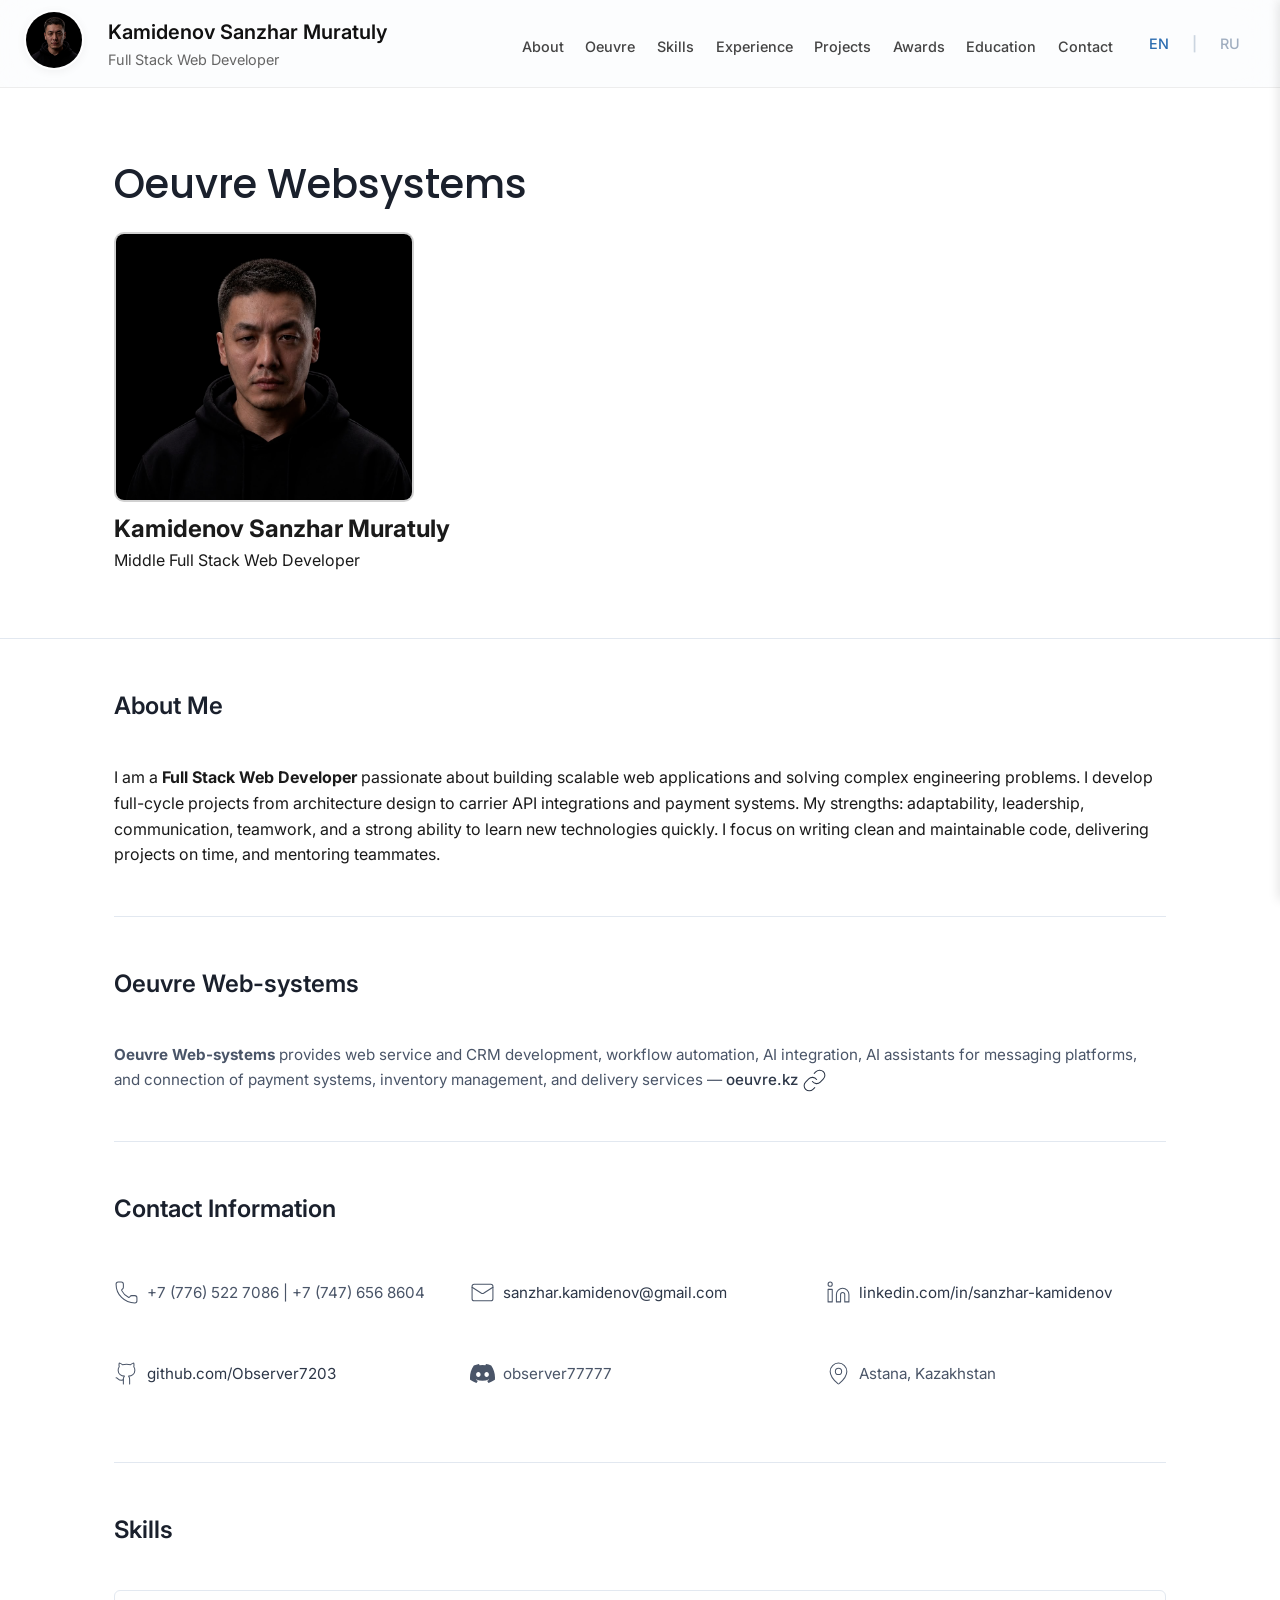
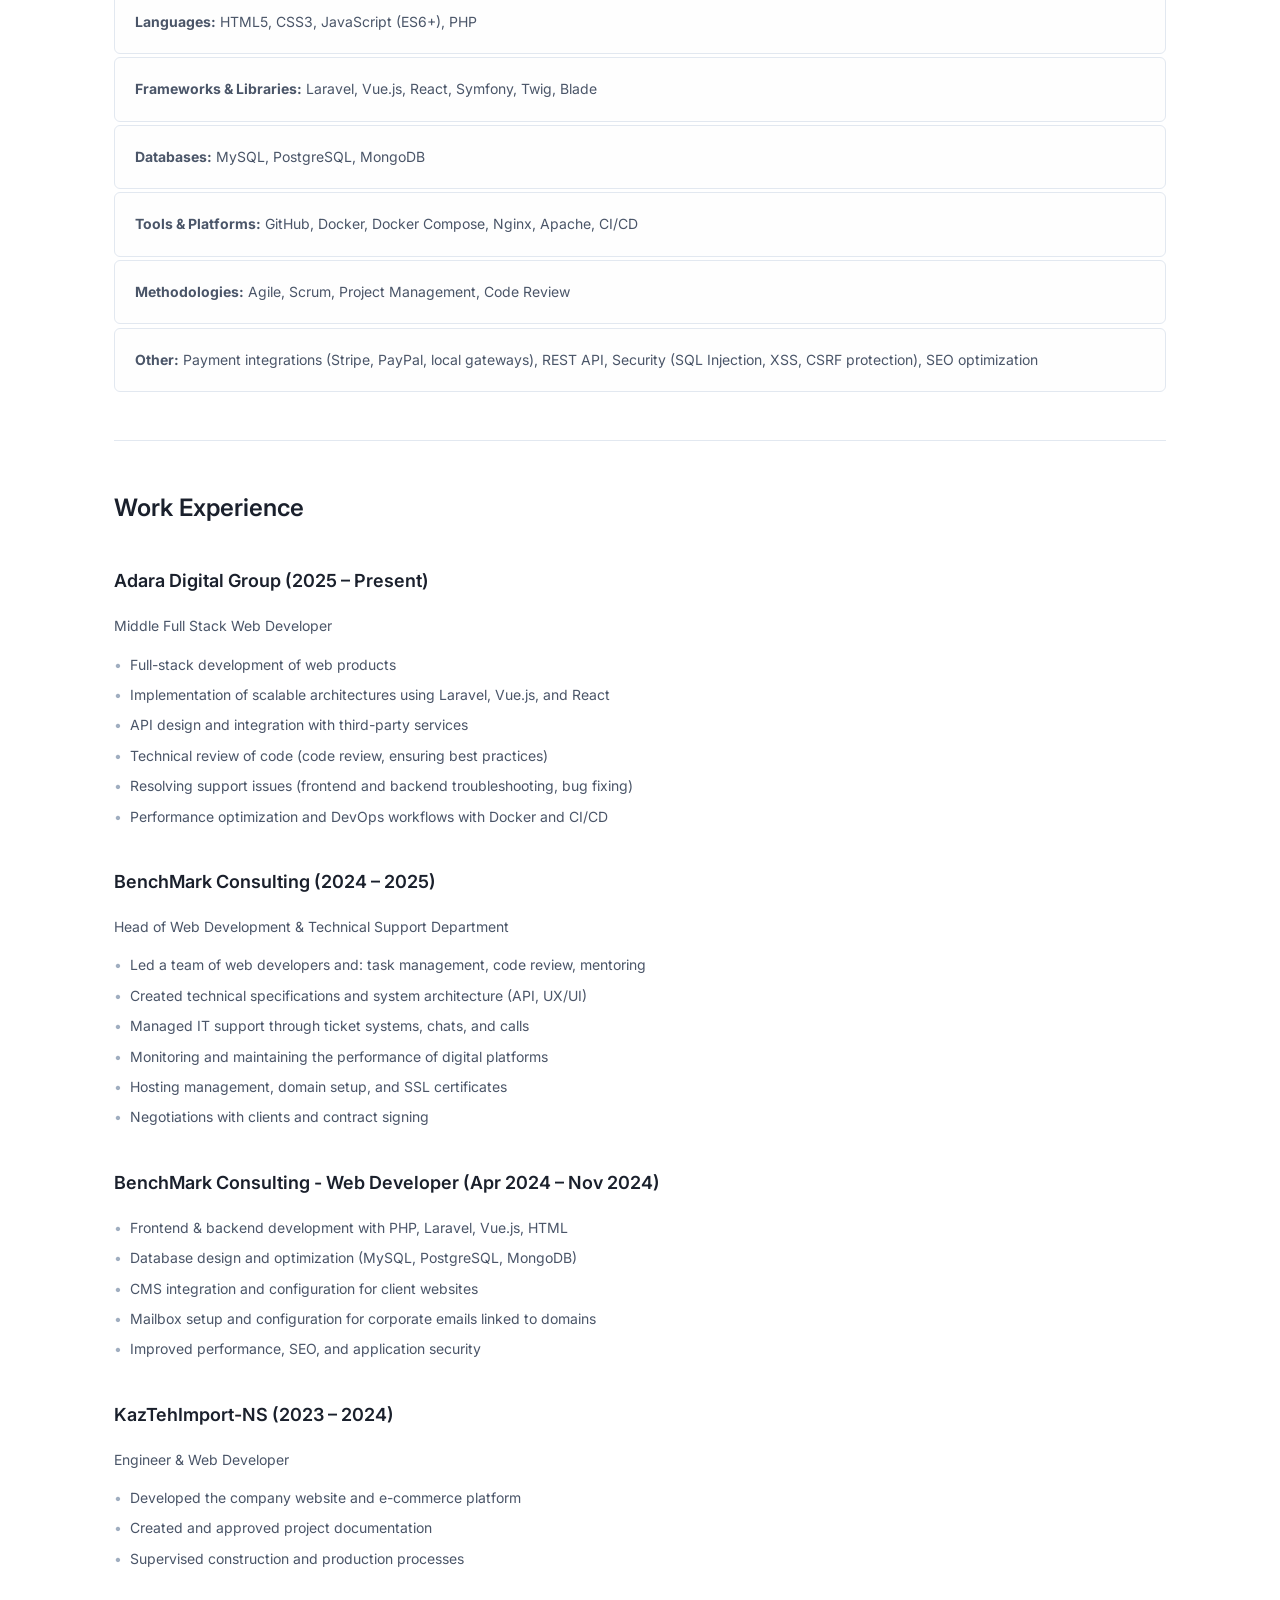
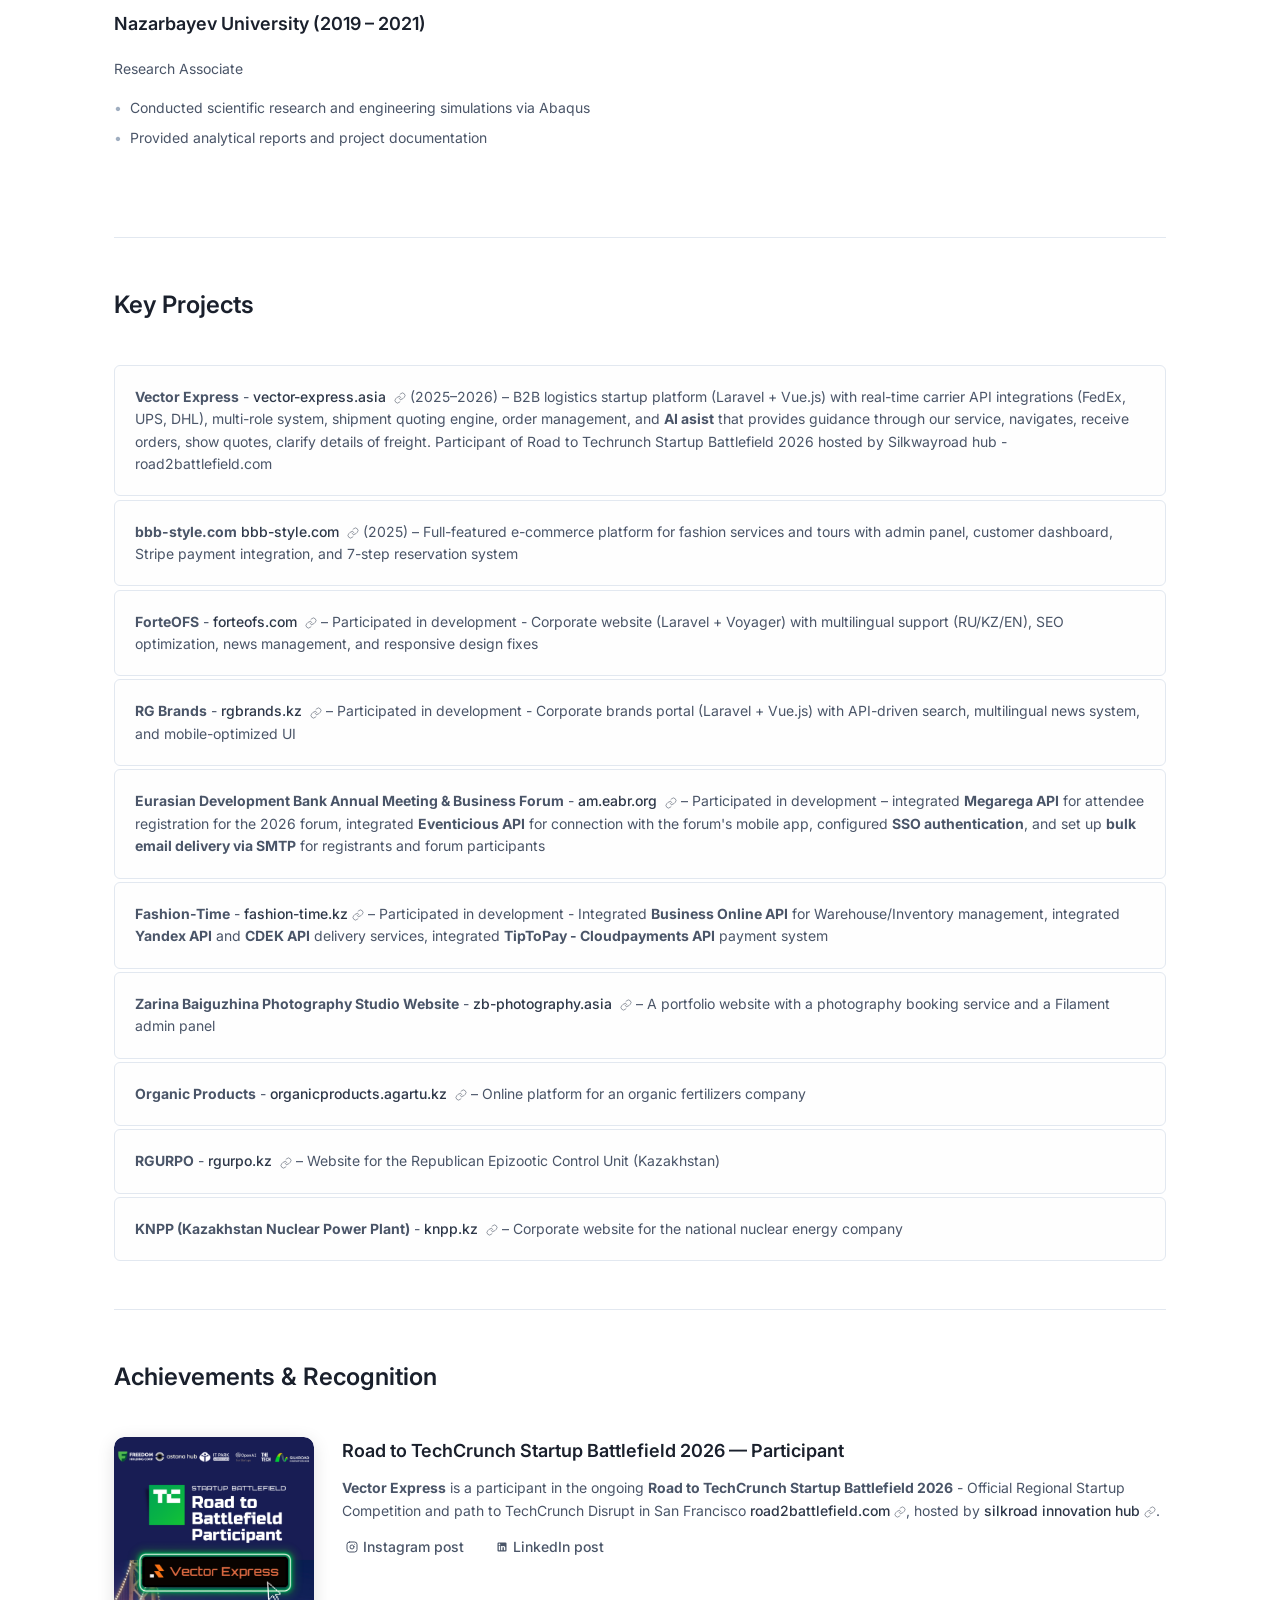
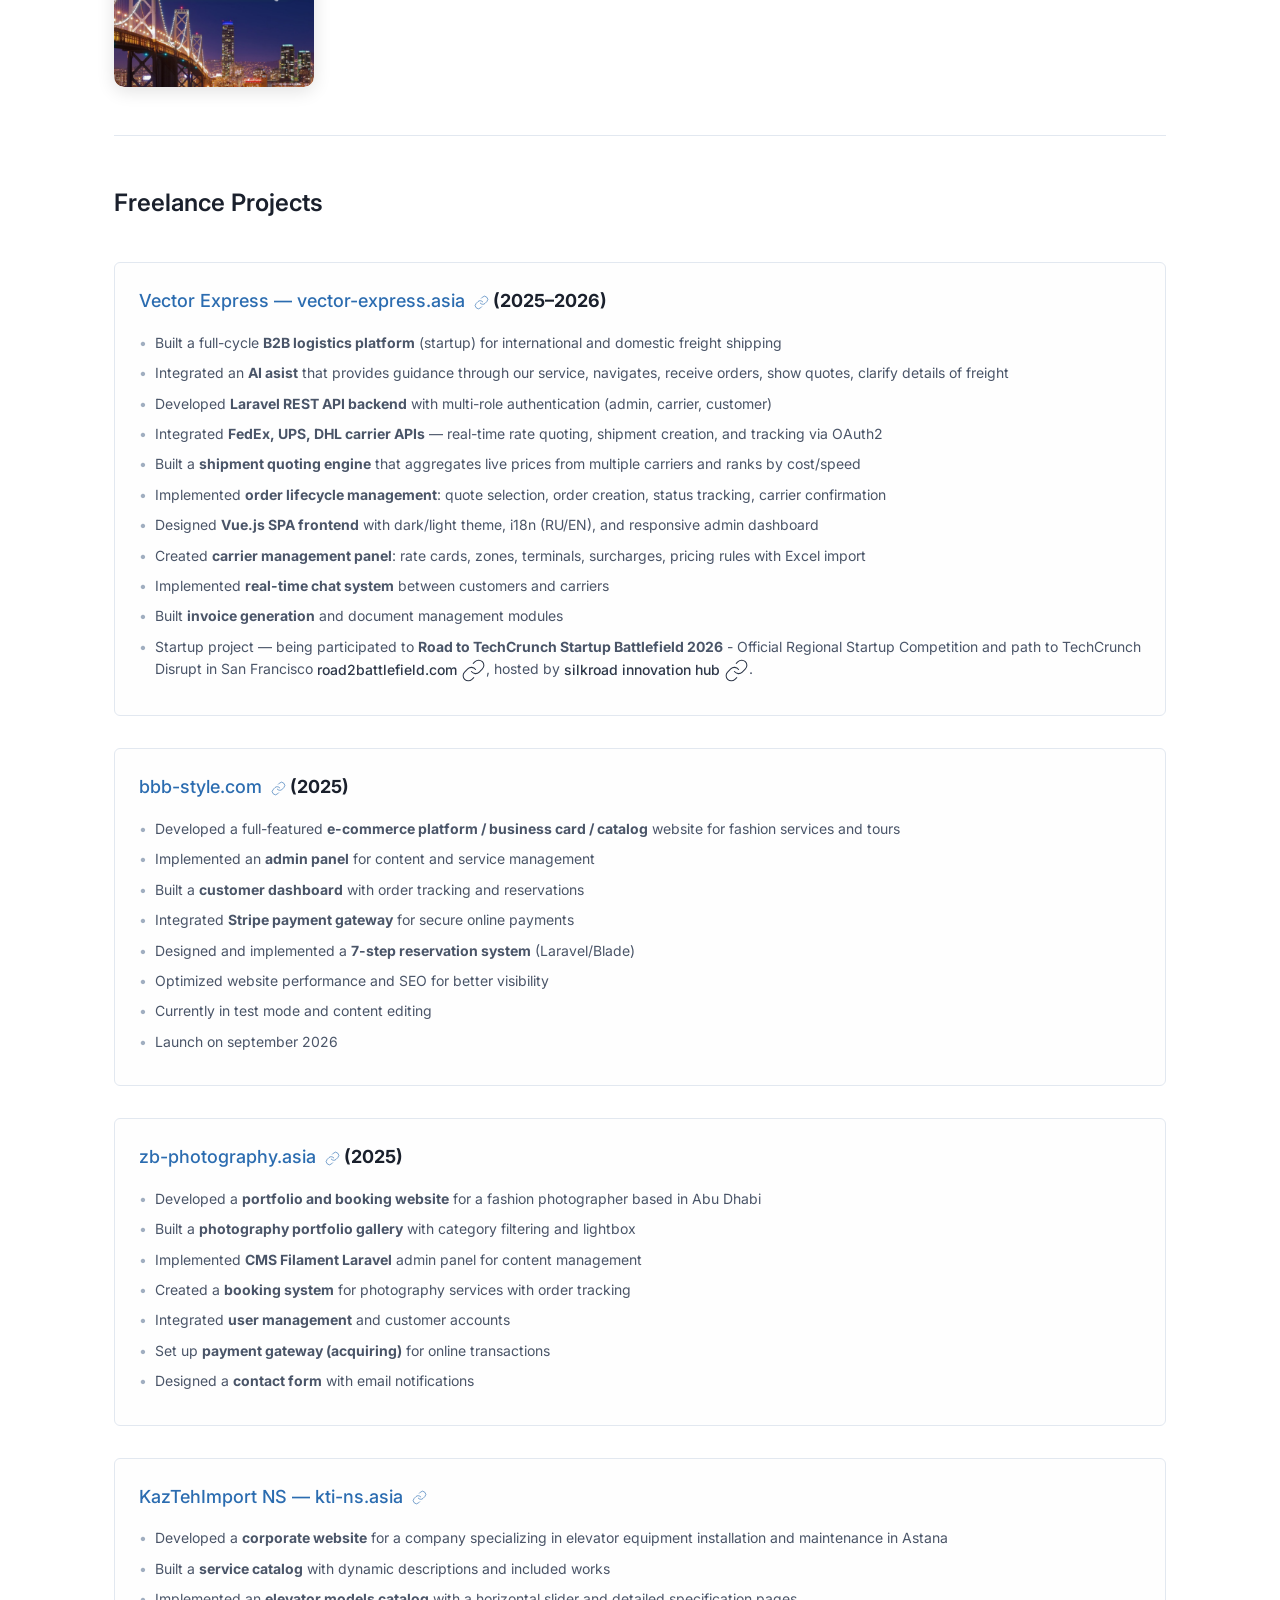
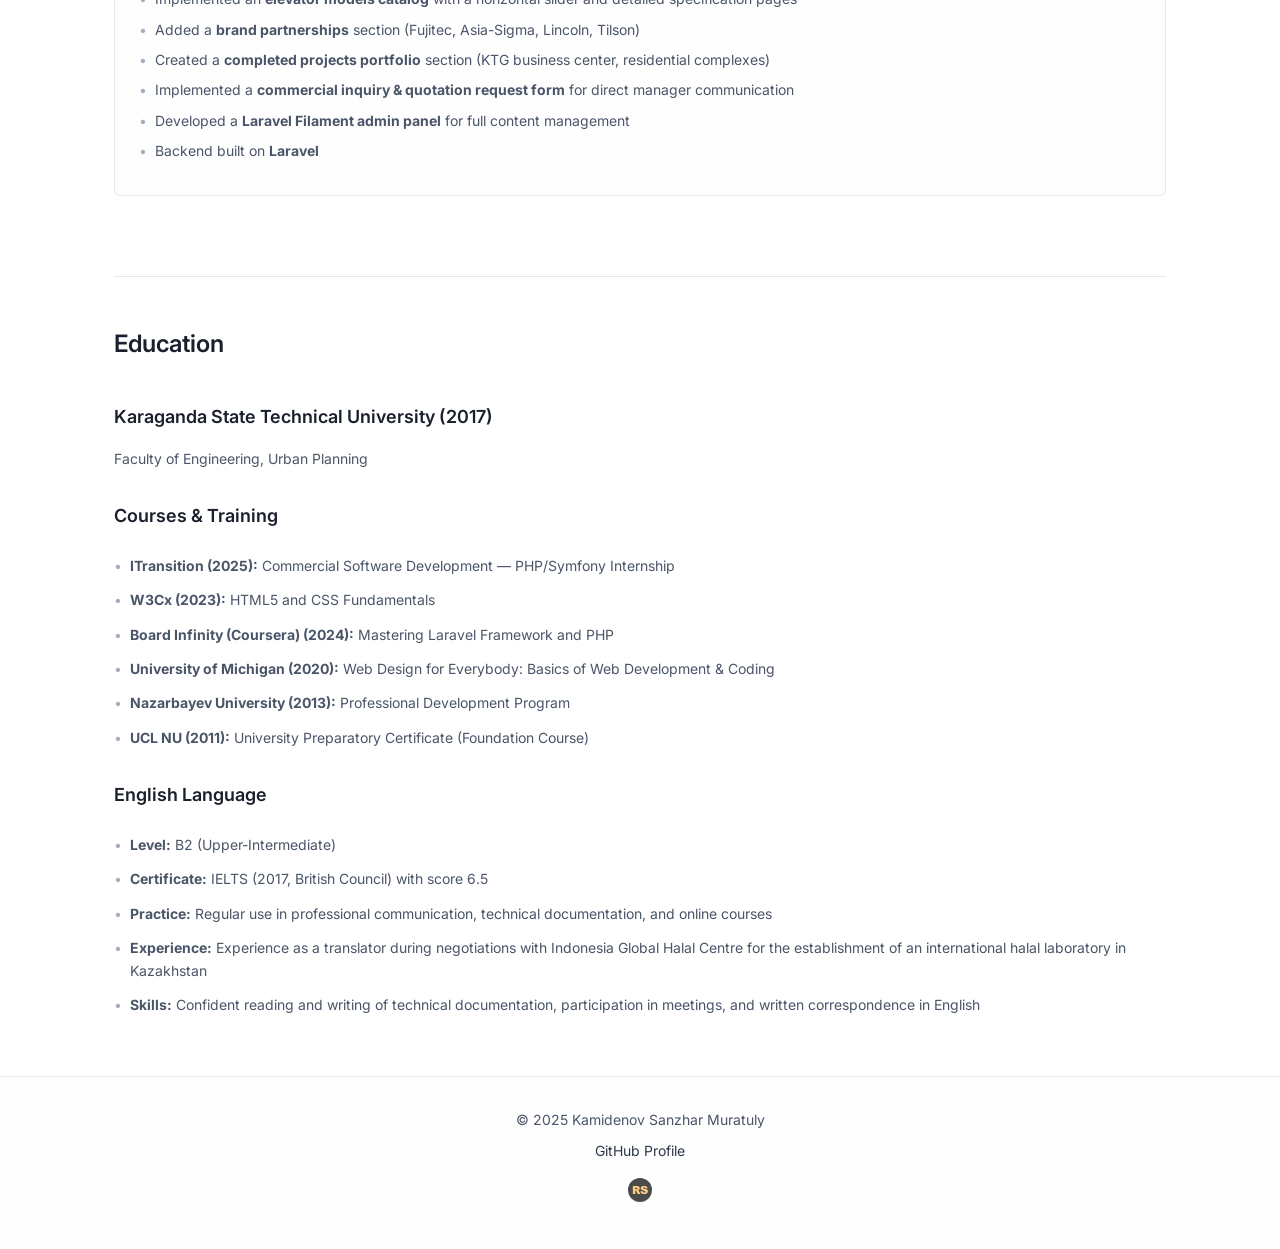
<file: index.html>
<!DOCTYPE html>
<html lang="en">
<head>
    <meta charset="UTF-8">
    <meta name="viewport" content="width=device-width, initial-scale=1.0">
    <title>Oeuvre Web-systems - Kamidenov Sanzhar</title>
    <link rel="stylesheet" href="style.css">
    <link rel="preconnect" href="https://fonts.googleapis.com">
<link rel="preconnect" href="https://fonts.gstatic.com" crossorigin>
<link href="https://fonts.googleapis.com/css2?family=Abril+Fatface&family=Exo+2:ital,wght@0,100..900;1,100..900&family=Exo:ital,wght@0,100..900;1,100..900&family=IBM+Plex+Mono:ital,wght@0,100;0,200;0,300;0,400;0,500;0,600;0,700;1,100;1,200;1,300;1,400;1,500;1,600;1,700&family=Inter:ital,opsz,wght@0,14..32,100..900;1,14..32,100..900&family=League+Spartan:wght@100..900&family=Manrope:wght@200..800&family=Mulish:ital,wght@0,200..1000;1,200..1000&family=Poppins:ital,wght@0,100;0,200;0,300;0,400;0,500;0,600;0,700;0,800;0,900;1,100;1,200;1,300;1,400;1,500;1,600;1,700;1,800;1,900&family=Roboto:ital,wght@0,100;0,300;0,400;0,500;0,700;0,900;1,100;1,300;1,400;1,500;1,700;1,900&family=Rubik:ital,wght@0,300..900;1,300..900&family=Sanchez:ital@0;1&display=swap" rel="stylesheet">
</head>
<body>
    <header>
        <div class="container header-bar">
            <div class="header-content">
                <div class="photo-section">
                    <img src="assets/oeuvre-logo.png" alt="Kamidenov Sanzhar Muratuly - Full Stack Web Developer" class="profile-photo">
                </div>
                <div class="header-info">
                    <h1>Kamidenov Sanzhar Muratuly</h1>
                    <p class="title">Full Stack Web Developer</p>
                </div>
            </div>
            <nav>
                <ul class="nav-links">
                    <li><a href="#about">About</a></li>
                    <li><a href="#studio">Oeuvre</a></li>
                    <li><a href="#skills">Skills</a></li>
                    <li><a href="#experience">Experience</a></li>
                    <li><a href="#projects">Projects</a></li>
                    <li><a href="#achievements">Awards</a></li>
                    <li><a href="#education">Education</a></li>
                    <li><a href="#contact">Contact</a></li>
                </ul>
                <div class="lang-switch" style="display:inline-flex;align-items:center;gap:7px;margin-left:12px;font-size:0.9rem;font-weight:600;">
                  <a href="index.html" style="color:#2b6cb0;text-decoration:none;">EN</a>
                  <span style="color:#cbd5e0;">|</span>
                  <a href="ru.html" style="color:#a0aec0;text-decoration:none;">RU</a>
                </div>
                <button class="menu-toggle" aria-label="Open menu">☰</button>
            </nav>
        </div>
    </header>

    <aside class="mobile-menu">
        <button class="close-menu" aria-label="Close menu">×</button>
        <ul>
          <li><a href="#about">About</a></li>
          <li><a href="#studio">Oeuvre</a></li>
          <li><a href="#skills">Skills</a></li>
          <li><a href="#experience">Experience</a></li>
          <li><a href="#projects">Projects</a></li>
          <li><a href="#achievements">Awards</a></li>
          <li><a href="#education">Education</a></li>
          <li><a href="#contact">Contact</a></li>
        </ul>
        <div class="mobile-lang" style="display:flex;gap:10px;justify-content:center;margin-top:14px;font-weight:600;">
          <a href="index.html" style="color:#2b6cb0;text-decoration:none;">EN</a>
          <span style="color:#cbd5e0;">|</span>
          <a href="ru.html" style="color:#a0aec0;text-decoration:none;">RU</a>
        </div>
      </aside>

    <main>

          <!-- Hero Section -->
        <section class="hero">
            <div class="container hero-content">
            <h1 class="cv-title" style="font-family: 'Poppins', sans-serif;">Oeuvre Websystems</h1>
            <img src="assets/oeuvre-logo.png" alt="Kamidenov Sanzhar" class="hero-photo">
            <h2 class="hero-name">Kamidenov Sanzhar Muratuly</h2>
            <p class="hero-role">Middle Full Stack Web Developer</p>
            </div>
        </section>

        <div class="container">
            <section id="about" class="section">
                <h2>About Me</h2>
                <p>I am a <strong>Full Stack Web Developer</strong> passionate about building scalable web applications and solving complex engineering problems. I develop full-cycle projects from architecture design to carrier API integrations and payment systems. My strengths: adaptability, leadership, communication, teamwork, and a strong ability to learn new technologies quickly. I focus on writing clean and maintainable code, delivering projects on time, and mentoring teammates.</p>
            </section>

            <section id="studio" class="section">
                <h2>Oeuvre Web-systems</h2>
                <p style="color:#4a5568;font-size:0.95rem;line-height:1.6;"><strong style="color:#4a5568;font-weight:700;">Oeuvre Web-systems</strong> provides web service and CRM development, workflow automation, AI integration, AI assistants for messaging platforms, and connection of payment systems, inventory management, and delivery services — <a href="https://oeuvre.kz" target="_blank" rel="noopener" style="color:#2d3748;text-decoration:none;font-weight:500;">oeuvre.kz<svg xmlns="http://www.w3.org/2000/svg" width="12" height="12" viewBox="0 0 24 24" fill="none" stroke="currentColor" stroke-width="1" stroke-linecap="round" stroke-linejoin="round" class="lucide lucide-link-icon lucide-link" style="margin-left:4px;vertical-align:middle;"><path d="M10 13a5 5 0 0 0 7.54.54l3-3a5 5 0 0 0-7.07-7.07l-1.72 1.71"/><path d="M14 11a5 5 0 0 0-7.54-.54l-3 3a5 5 0 0 0 7.07 7.07l1.71-1.71"/></svg></a></p>
            </section>

            <section id="contact" class="section">
                <h2>Contact Information</h2>
                <ul class="contact-list">
                  <li>
                    <!-- Phone -->
                    <svg xmlns="http://www.w3.org/2000/svg" width="24" height="24" viewBox="0 0 24 24" fill="none" stroke="currentColor" stroke-width="1" stroke-linecap="round" stroke-linejoin="round" class="lucide lucide-phone-icon lucide-phone"><path d="M13.832 16.568a1 1 0 0 0 1.213-.303l.355-.465A2 2 0 0 1 17 15h3a2 2 0 0 1 2 2v3a2 2 0 0 1-2 2A18 18 0 0 1 2 4a2 2 0 0 1 2-2h3a2 2 0 0 1 2 2v3a2 2 0 0 1-.8 1.6l-.468.351a1 1 0 0 0-.292 1.233 14 14 0 0 0 6.392 6.384"/></svg>
                    +7 (776) 522 7086 | +7 (747) 656 8604
                  </li>
                  <li>
                    <!-- Email -->
                    <svg xmlns="http://www.w3.org/2000/svg" width="24" height="24" viewBox="0 0 24 24" fill="none" stroke="currentColor" stroke-width="1" stroke-linecap="round" stroke-linejoin="round" class="lucide lucide-mail-icon lucide-mail"><path d="m22 7-8.991 5.727a2 2 0 0 1-2.009 0L2 7"/><rect x="2" y="4" width="20" height="16" rx="2"/></svg>
                    <a href="mailto:sanzhar.kamidenov@gmail.com">sanzhar.kamidenov@gmail.com</a>
                  </li>
                  <li>
                    <!-- LinkedIn -->
                    <svg xmlns="http://www.w3.org/2000/svg" width="24" height="24" viewBox="0 0 24 24" fill="none" stroke="currentColor" stroke-width="1" stroke-linecap="round" stroke-linejoin="round" class="lucide lucide-linkedin-icon lucide-linkedin"><path d="M16 8a6 6 0 0 1 6 6v7h-4v-7a2 2 0 0 0-2-2 2 2 0 0 0-2 2v7h-4v-7a6 6 0 0 1 6-6z"/><rect width="4" height="12" x="2" y="9"/><circle cx="4" cy="4" r="2"/></svg>
                    <a href="https://www.linkedin.com/in/sanzhar-kamidenov-5931a1166" target="_blank">linkedin.com/in/sanzhar-kamidenov</a>
                  </li>
                  <li>
                    <!-- GitHub -->
                    <svg xmlns="http://www.w3.org/2000/svg" width="24" height="24" viewBox="0 0 24 24" fill="none" stroke="currentColor" stroke-width="1" stroke-linecap="round" stroke-linejoin="round" class="lucide lucide-github-icon lucide-github"><path d="M15 22v-4a4.8 4.8 0 0 0-1-3.5c3 0 6-2 6-5.5.08-1.25-.27-2.48-1-3.5.28-1.15.28-2.35 0-3.5 0 0-1 0-3 1.5-2.64-.5-5.36-.5-8 0C6 2 5 2 5 2c-.3 1.15-.3 2.35 0 3.5A5.403 5.403 0 0 0 4 9c0 3.5 3 5.5 6 5.5-.39.49-.68 1.05-.85 1.65-.17.6-.22 1.23-.15 1.85v4"/><path d="M9 18c-4.51 2-5-2-7-2"/></svg>
                    <a href="https://github.com/Observer7203">github.com/Observer7203</a>
                  </li>
                  <li>
                    <!-- Discord -->
                    <svg xmlns="http://www.w3.org/2000/svg" width="24" height="24" fill="currentColor" class="bi bi-discord" viewBox="0 0 16 16">
                        <path d="M13.545 2.907a13.2 13.2 0 0 0-3.257-1.011.05.05 0 0 0-.052.025c-.141.25-.297.577-.406.833a12.2 12.2 0 0 0-3.658 0 8 8 0 0 0-.412-.833.05.05 0 0 0-.052-.025c-1.125.194-2.22.534-3.257 1.011a.04.04 0 0 0-.021.018C.356 6.024-.213 9.047.066 12.032q.003.022.021.037a13.3 13.3 0 0 0 3.995 2.02.05.05 0 0 0 .056-.019q.463-.63.818-1.329a.05.05 0 0 0-.01-.059l-.018-.011a9 9 0 0 1-1.248-.595.05.05 0 0 1-.02-.066l.015-.019q.127-.095.248-.195a.05.05 0 0 1 .051-.007c2.619 1.196 5.454 1.196 8.041 0a.05.05 0 0 1 .053.007q.121.1.248.195a.05.05 0 0 1-.004.085 8 8 0 0 1-1.249.594.05.05 0 0 0-.03.03.05.05 0 0 0 .003.041c.24.465.515.909.817 1.329a.05.05 0 0 0 .056.019 13.2 13.2 0 0 0 4.001-2.02.05.05 0 0 0 .021-.037c.334-3.451-.559-6.449-2.366-9.106a.03.03 0 0 0-.02-.019m-8.198 7.307c-.789 0-1.438-.724-1.438-1.612s.637-1.613 1.438-1.613c.807 0 1.45.73 1.438 1.613 0 .888-.637 1.612-1.438 1.612m5.316 0c-.788 0-1.438-.724-1.438-1.612s.637-1.613 1.438-1.613c.807 0 1.451.73 1.438 1.613 0 .888-.631 1.612-1.438 1.612"/>
                      </svg>
                    observer77777
                  </li>
                  <li>
                    <!-- Location -->
                    <svg xmlns="http://www.w3.org/2000/svg" width="24" height="24" viewBox="0 0 24 24" fill="none" stroke="currentColor" stroke-width="1" stroke-linecap="round" stroke-linejoin="round" class="lucide lucide-map-pin-icon lucide-map-pin"><path d="M20 10c0 4.993-5.539 10.193-7.399 11.799a1 1 0 0 1-1.202 0C9.539 20.193 4 14.993 4 10a8 8 0 0 1 16 0"/><circle cx="12" cy="10" r="3"/></svg>
                    Astana, Kazakhstan
                  </li>
                </ul>
              </section>              

            <section id="skills" class="section">
                <h2>Skills</h2>
                <ul class="skills-list">
                    <li><strong>Languages:</strong> HTML5, CSS3, JavaScript (ES6+), PHP</li>
                    <li><strong>Frameworks &amp; Libraries:</strong> Laravel, Vue.js, React, Symfony, Twig, Blade</li>
                    <li><strong>Databases:</strong> MySQL, PostgreSQL, MongoDB</li>
                    <li><strong>Tools &amp; Platforms:</strong> GitHub, Docker, Docker Compose, Nginx, Apache, CI/CD</li>
                    <li><strong>Methodologies:</strong> Agile, Scrum, Project Management, Code Review</li>
                    <li><strong>Other:</strong> Payment integrations (Stripe, PayPal, local gateways), REST API, Security (SQL Injection, XSS, CSRF protection), SEO optimization</li>
                </ul>
            </section>

            <section id="experience" class="section">
                <h2>Work Experience</h2>
                
                <div class="job">
                    <h3>Adara Digital Group (2025 – Present)</h3>
                    <h4>Middle Full Stack Web Developer</h4>
                    <ul>
                        <li>Full-stack development of web products</li>
                        <li>Implementation of scalable architectures using Laravel, Vue.js, and React</li>
                        <li>API design and integration with third-party services</li>
                        <li>Technical review of code (code review, ensuring best practices)</li>
                        <li>Resolving support issues (frontend and backend troubleshooting, bug fixing)</li>
                        <li>Performance optimization and DevOps workflows with Docker and CI/CD</li>
                    </ul>
                </div>

                <div class="job">
                    <h3>BenchMark Consulting (2024 – 2025)</h3>
                    <h4>Head of Web Development &amp; Technical Support Department</h4>
                    <ul>
                        <li>Led a team of web developers and: task management, code review, mentoring</li>
                        <li>Created technical specifications and system architecture (API, UX/UI)</li>
                        <li>Managed IT support through ticket systems, chats, and calls</li>
                        <li>Monitoring and maintaining the performance of digital platforms</li>
                        <li>Hosting management, domain setup, and SSL certificates</li>
                        <li>Negotiations with clients and contract signing</li>
                    </ul>
                </div>

                <div class="job">
                    <h3>BenchMark Consulting - Web Developer (Apr 2024 – Nov 2024)</h3>
                    <ul>
                        <li>Frontend &amp; backend development with PHP, Laravel, Vue.js, HTML</li>
                        <li>Database design and optimization (MySQL, PostgreSQL, MongoDB)</li>
                        <li>CMS integration and configuration for client websites</li>
                        <li>Mailbox setup and configuration for corporate emails linked to domains</li>
                        <li>Improved performance, SEO, and application security</li>
                    </ul>
                </div>

                <div class="job">
                    <h3>KazTehImport-NS (2023 – 2024)</h3>
                    <h4>Engineer &amp; Web Developer</h4>
                    <ul>
                        <li>Developed the company website and e-commerce platform</li>
                        <li>Created and approved project documentation</li>
                        <li>Supervised construction and production processes</li>
                    </ul>
                </div>

                <div class="job">
                    <h3>Nazarbayev University (2019 – 2021)</h3>
                    <h4>Research Associate</h4>
                    <ul>
                        <li>Conducted scientific research and engineering simulations via Abaqus</li>
                        <li>Provided analytical reports and project documentation</li>
                    </ul>
                </div>
            </section>

            <section id="projects" class="section">
                <h2>Key Projects</h2>
                <ul class="projects-list">
                    <li><strong>Vector Express</strong> - <a href="https://vector-express.asia" target="_blank">vector-express.asia <svg xmlns="http://www.w3.org/2000/svg" width="12" height="12" viewBox="0 0 24 24" fill="none" stroke="currentColor" stroke-width="1" stroke-linecap="round" stroke-linejoin="round" class="lucide lucide-link-icon lucide-link" style="margin-left:4px;vertical-align:middle;"><path d="M10 13a5 5 0 0 0 7.54.54l3-3a5 5 0 0 0-7.07-7.07l-1.72 1.71"/><path d="M14 11a5 5 0 0 0-7.54-.54l-3 3a5 5 0 0 0 7.07 7.07l1.71-1.71"/></svg></a> (2025&ndash;2026) &ndash; B2B logistics startup platform (Laravel + Vue.js) with real-time carrier API integrations (FedEx, UPS, DHL), multi-role system, shipment quoting engine, order management, and <strong>AI asist</strong> that provides guidance through our service, navigates, receive orders, show quotes, clarify details of freight. Participant of Road to Techrunch Startup Battlefield 2026 hosted by Silkwayroad hub - road2battlefield.com</li>
                    <li><strong>bbb-style.com</strong> <a href="https://bbb-style.com" target="_blank"> bbb-style.com <svg xmlns="http://www.w3.org/2000/svg" width="12" height="12" viewBox="0 0 24 24" fill="none" stroke="currentColor" stroke-width="1" stroke-linecap="round" stroke-linejoin="round" class="lucide lucide-link-icon lucide-link" style="margin-left:4px;vertical-align:middle;"><path d="M10 13a5 5 0 0 0 7.54.54l3-3a5 5 0 0 0-7.07-7.07l-1.72 1.71"/><path d="M14 11a5 5 0 0 0-7.54-.54l-3 3a5 5 0 0 0 7.07 7.07l1.71-1.71"/></svg></a> (2025) – Full-featured e-commerce platform for fashion services and tours with admin panel, customer dashboard, Stripe payment integration, and 7-step reservation system</li>
                    <li><strong>ForteOFS</strong> - <a href="https://forteofs.com" target="_blank">forteofs.com <svg xmlns="http://www.w3.org/2000/svg" width="12" height="12" viewBox="0 0 24 24" fill="none" stroke="currentColor" stroke-width="1" stroke-linecap="round" stroke-linejoin="round" class="lucide lucide-link-icon lucide-link" style="margin-left:4px;vertical-align:middle;"><path d="M10 13a5 5 0 0 0 7.54.54l3-3a5 5 0 0 0-7.07-7.07l-1.72 1.71"/><path d="M14 11a5 5 0 0 0-7.54-.54l-3 3a5 5 0 0 0 7.07 7.07l1.71-1.71"/></svg></a> – Participated in development - Corporate website (Laravel + Voyager) with multilingual support (RU/KZ/EN), SEO optimization, news management, and responsive design fixes</li>
                    <li><strong>RG Brands</strong> - <a href="https://rgbrands.kz" target="_blank">rgbrands.kz <svg xmlns="http://www.w3.org/2000/svg" width="12" height="12" viewBox="0 0 24 24" fill="none" stroke="currentColor" stroke-width="1" stroke-linecap="round" stroke-linejoin="round" class="lucide lucide-link-icon lucide-link" style="margin-left:4px;vertical-align:middle;"><path d="M10 13a5 5 0 0 0 7.54.54l3-3a5 5 0 0 0-7.07-7.07l-1.72 1.71"/><path d="M14 11a5 5 0 0 0-7.54-.54l-3 3a5 5 0 0 0 7.07 7.07l1.71-1.71"/></svg></a> – Participated in development - Corporate brands portal (Laravel + Vue.js) with API-driven search, multilingual news system, and mobile-optimized UI</li>
                    <li><strong>Eurasian Development Bank Annual Meeting &amp; Business Forum</strong> - <a href="https://am.eabr.org" target="_blank" style="color:#2d3748;text-decoration:none;font-weight:500;">am.eabr.org <svg xmlns="http://www.w3.org/2000/svg" width="12" height="12" viewBox="0 0 24 24" fill="none" stroke="currentColor" stroke-width="1" stroke-linecap="round" stroke-linejoin="round" class="lucide lucide-link-icon lucide-link" style="margin-left:4px;vertical-align:middle;"><path d="M10 13a5 5 0 0 0 7.54.54l3-3a5 5 0 0 0-7.07-7.07l-1.72 1.71"/><path d="M14 11a5 5 0 0 0-7.54-.54l-3 3a5 5 0 0 0 7.07 7.07l1.71-1.71"/></svg></a> – Participated in development – integrated <strong>Megarega API</strong> for attendee registration for the 2026 forum, integrated <strong>Eventicious API</strong> for connection with the forum's mobile app, configured <strong>SSO authentication</strong>, and set up <strong>bulk email delivery via SMTP</strong> for registrants and forum participants</li>
                    <li><strong>Fashion-Time</strong> - <a href="https://fashion-time.kz" target="_blank">fashion-time.kz<svg xmlns="http://www.w3.org/2000/svg" width="12" height="12" viewBox="0 0 24 24" fill="none" stroke="currentColor" stroke-width="1" stroke-linecap="round" stroke-linejoin="round" class="lucide lucide-link-icon lucide-link" style="margin-left:4px;vertical-align:middle;"><path d="M10 13a5 5 0 0 0 7.54.54l3-3a5 5 0 0 0-7.07-7.07l-1.72 1.71"/><path d="M14 11a5 5 0 0 0-7.54-.54l-3 3a5 5 0 0 0 7.07 7.07l1.71-1.71"/></svg></a> – Participated in development - Integrated <strong>Business Online API</strong> for Warehouse/Inventory management, integrated <strong>Yandex API</strong> and <strong>CDEK API</strong> delivery services, integrated <strong>TipToPay - Cloudpayments API</strong> payment system</li>
                    <li><strong>Zarina Baiguzhina Photography Studio Website</strong> - <a href="https://zb-photography.asia" target="_blank">zb-photography.asia <svg xmlns="http://www.w3.org/2000/svg" width="12" height="12" viewBox="0 0 24 24" fill="none" stroke="currentColor" stroke-width="1" stroke-linecap="round" stroke-linejoin="round" class="lucide lucide-link-icon lucide-link" style="margin-left:4px;vertical-align:middle;"><path d="M10 13a5 5 0 0 0 7.54.54l3-3a5 5 0 0 0-7.07-7.07l-1.72 1.71"/><path d="M14 11a5 5 0 0 0-7.54-.54l-3 3a5 5 0 0 0 7.07 7.07l1.71-1.71"/></svg></a> – A portfolio website with a photography booking service and a Filament admin panel</li>
                    <li><strong>Organic Products</strong> - <a href="https://organicproducts.agartu.kz" target="_blank">organicproducts.agartu.kz <svg xmlns="http://www.w3.org/2000/svg" width="12" height="12" viewBox="0 0 24 24" fill="none" stroke="currentColor" stroke-width="1" stroke-linecap="round" stroke-linejoin="round" class="lucide lucide-link-icon lucide-link" style="margin-left:4px;vertical-align:middle;"><path d="M10 13a5 5 0 0 0 7.54.54l3-3a5 5 0 0 0-7.07-7.07l-1.72 1.71"/><path d="M14 11a5 5 0 0 0-7.54-.54l-3 3a5 5 0 0 0 7.07 7.07l1.71-1.71"/></svg></a> – Online platform for an organic fertilizers company</li>
                    <li><strong>RGURPO</strong> - <a href="https://rgurpo.kz" target="_blank">rgurpo.kz <svg xmlns="http://www.w3.org/2000/svg" width="12" height="12" viewBox="0 0 24 24" fill="none" stroke="currentColor" stroke-width="1" stroke-linecap="round" stroke-linejoin="round" class="lucide lucide-link-icon lucide-link" style="margin-left:4px;vertical-align:middle;"><path d="M10 13a5 5 0 0 0 7.54.54l3-3a5 5 0 0 0-7.07-7.07l-1.72 1.71"/><path d="M14 11a5 5 0 0 0-7.54-.54l-3 3a5 5 0 0 0 7.07 7.07l1.71-1.71"/></svg></a> – Website for the Republican Epizootic Control Unit (Kazakhstan)</li>
                    <li><strong>KNPP (Kazakhstan Nuclear Power Plant)</strong> - <a href="https://knpp.kz" target="_blank">knpp.kz <svg xmlns="http://www.w3.org/2000/svg" width="12" height="12" viewBox="0 0 24 24" fill="none" stroke="currentColor" stroke-width="1" stroke-linecap="round" stroke-linejoin="round" class="lucide lucide-link-icon lucide-link" style="margin-left:4px;vertical-align:middle;"><path d="M10 13a5 5 0 0 0 7.54.54l3-3a5 5 0 0 0-7.07-7.07l-1.72 1.71"/><path d="M14 11a5 5 0 0 0-7.54-.54l-3 3a5 5 0 0 0 7.07 7.07l1.71-1.71"/></svg></a> – Corporate website for the national nuclear energy company</li>
                </ul>
            </section>

            <section id="achievements" class="section">
                <h2>Achievements &amp; Recognition</h2>
                <div class="achievement">
                    <a href="https://road2battlefield.com" target="_blank" rel="noopener" class="achievement-banner" style="display:block;width:200px;max-width:60%;flex:0 0 auto;">
                        <img src="assets/r2b-banner.png" alt="Vector Express — Road to TechCrunch Startup Battlefield 2026 participant" style="display:block;width:100%;height:auto;border-radius:10px;">
                    </a>
                    <div class="achievement-body">
                        <h3 style="color:#1a202c;font-size:1.125rem;font-weight:600;margin-bottom:0.75rem;">Road to TechCrunch Startup Battlefield 2026 — Participant</h3>
                        <p style="color:#4a5568;font-size:0.875rem;line-height:1.6;"><strong style="color:#4a5568;font-weight:700;">Vector Express</strong> is a participant in the ongoing <strong style="color:#4a5568;font-weight:700;">Road to TechCrunch Startup Battlefield 2026</strong> - Official Regional Startup Competition and path to TechCrunch Disrupt in San Francisco <a href="https://road2battlefield.com" target="_blank" rel="noopener" style="color:#2d3748;text-decoration:none;font-weight:500;">road2battlefield.com<svg xmlns="http://www.w3.org/2000/svg" width="12" height="12" viewBox="0 0 24 24" fill="none" stroke="currentColor" stroke-width="1" stroke-linecap="round" stroke-linejoin="round" class="lucide lucide-link-icon lucide-link" style="margin-left:4px;vertical-align:middle;"><path d="M10 13a5 5 0 0 0 7.54.54l3-3a5 5 0 0 0-7.07-7.07l-1.72 1.71"/><path d="M14 11a5 5 0 0 0-7.54-.54l-3 3a5 5 0 0 0 7.07 7.07l1.71-1.71"/></svg></a>, hosted by <a href="https://silkroadinnovationhub.com/" target="_blank" rel="noopener" style="color:#2d3748;text-decoration:none;font-weight:500;">silkroad innovation hub<svg xmlns="http://www.w3.org/2000/svg" width="12" height="12" viewBox="0 0 24 24" fill="none" stroke="currentColor" stroke-width="1" stroke-linecap="round" stroke-linejoin="round" class="lucide lucide-link-icon lucide-link" style="margin-left:4px;vertical-align:middle;"><path d="M10 13a5 5 0 0 0 7.54.54l3-3a5 5 0 0 0-7.07-7.07l-1.72 1.71"/><path d="M14 11a5 5 0 0 0-7.54-.54l-3 3a5 5 0 0 0 7.07 7.07l1.71-1.71"/></svg></a>.</p>
                        <p style="margin-top:0.85rem;font-size:0.875rem;color:#4a5568;">
                            <a href="https://www.instagram.com/p/Da3MjcLipM_/" target="_blank" rel="noopener" style="color:#4a5568;text-decoration:none;font-weight:500;margin-right:1.5rem;display:inline-flex;align-items:center;gap:5px;">
                                <svg xmlns="http://www.w3.org/2000/svg" width="16" height="16" viewBox="0 0 24 24" fill="none" stroke="currentColor" stroke-width="2" stroke-linecap="round" stroke-linejoin="round"><rect x="2" y="2" width="20" height="20" rx="5" ry="5"/><path d="M16 11.37A4 4 0 1 1 12.63 8 4 4 0 0 1 16 11.37z"/><line x1="17.5" y1="6.5" x2="17.51" y2="6.5"/></svg>Instagram post</a>
                            <a href="https://www.linkedin.com/posts/sanzhar-kamidenov-5931a1166_roadtobattlefield2026-share-7483577016269582336-pmu9/" target="_blank" rel="noopener" style="color:#4a5568;text-decoration:none;font-weight:500;display:inline-flex;align-items:center;gap:5px;">
                                <svg xmlns="http://www.w3.org/2000/svg" width="16" height="16" viewBox="0 0 24 24" fill="currentColor"><path d="M19 3a2 2 0 0 1 2 2v14a2 2 0 0 1-2 2H5a2 2 0 0 1-2-2V5a2 2 0 0 1 2-2h14m-.5 15.5v-5.3a3.26 3.26 0 0 0-3.26-3.26c-.85 0-1.84.52-2.32 1.3v-1.11h-2.79v8.37h2.79v-4.93c0-.77.62-1.4 1.39-1.4a1.4 1.4 0 0 1 1.4 1.4v4.93h2.79M6.88 8.56a1.68 1.68 0 0 0 1.68-1.68 1.68 1.68 0 0 0-1.68-1.69 1.69 1.69 0 0 0-1.69 1.69 1.68 1.68 0 0 0 1.69 1.68m1.39 9.94v-8.37H5.5v8.37h2.77z"/></svg>LinkedIn post</a>
                        </p>
                    </div>
                </div>
            </section>

            <section id="freelance" class="section">
                <h2>Freelance Projects</h2>
                <div class="freelance-project">
                  <h3><a href="https://vector-express.asia" target="_blank">Vector Express &mdash; vector-express.asia <svg xmlns="http://www.w3.org/2000/svg" width="12" height="12" viewBox="0 0 24 24" fill="none" stroke="currentColor" stroke-width="1" stroke-linecap="round" stroke-linejoin="round" class="lucide lucide-link-icon lucide-link" style="margin-left:4px;vertical-align:middle;"><path d="M10 13a5 5 0 0 0 7.54.54l3-3a5 5 0 0 0-7.07-7.07l-1.72 1.71"/><path d="M14 11a5 5 0 0 0-7.54-.54l-3 3a5 5 0 0 0 7.07 7.07l1.71-1.71"/></svg></a> (2025&ndash;2026)</h3>
                  <ul>
                    <li>Built a full-cycle <strong>B2B logistics platform</strong> (startup) for international and domestic freight shipping</li>
                    <li>Integrated an <strong>AI asist</strong> that provides guidance through our service, navigates, receive orders, show quotes, clarify details of freight</li>
                    <li>Developed <strong>Laravel REST API backend</strong> with multi-role authentication (admin, carrier, customer)</li>
                    <li>Integrated <strong>FedEx, UPS, DHL carrier APIs</strong> &mdash; real-time rate quoting, shipment creation, and tracking via OAuth2</li>
                    <li>Built a <strong>shipment quoting engine</strong> that aggregates live prices from multiple carriers and ranks by cost/speed</li>
                    <li>Implemented <strong>order lifecycle management</strong>: quote selection, order creation, status tracking, carrier confirmation</li>
                    <li>Designed <strong>Vue.js SPA frontend</strong> with dark/light theme, i18n (RU/EN), and responsive admin dashboard</li>
                    <li>Created <strong>carrier management panel</strong>: rate cards, zones, terminals, surcharges, pricing rules with Excel import</li>
                    <li>Implemented <strong>real-time chat system</strong> between customers and carriers</li>
                    <li>Built <strong>invoice generation</strong> and document management modules</li>
                    <li>Startup project &mdash; being participated to <strong>Road to TechCrunch Startup Battlefield 2026</strong> - Official Regional Startup Competition and path to TechCrunch Disrupt in San Francisco <a href="https://road2battlefield.com" target="_blank" rel="noopener" style="color:#2d3748;text-decoration:none;font-weight:500;">road2battlefield.com<svg xmlns="http://www.w3.org/2000/svg" width="12" height="12" viewBox="0 0 24 24" fill="none" stroke="currentColor" stroke-width="1" stroke-linecap="round" stroke-linejoin="round" class="lucide lucide-link-icon lucide-link" style="margin-left:4px;vertical-align:middle;"><path d="M10 13a5 5 0 0 0 7.54.54l3-3a5 5 0 0 0-7.07-7.07l-1.72 1.71"/><path d="M14 11a5 5 0 0 0-7.54-.54l-3 3a5 5 0 0 0 7.07 7.07l1.71-1.71"/></svg></a>, hosted by <a href="https://silkroadinnovationhub.com/" target="_blank" rel="noopener" style="color:#2d3748;text-decoration:none;font-weight:500;">silkroad innovation hub<svg xmlns="http://www.w3.org/2000/svg" width="12" height="12" viewBox="0 0 24 24" fill="none" stroke="currentColor" stroke-width="1" stroke-linecap="round" stroke-linejoin="round" class="lucide lucide-link-icon lucide-link" style="margin-left:4px;vertical-align:middle;"><path d="M10 13a5 5 0 0 0 7.54.54l3-3a5 5 0 0 0-7.07-7.07l-1.72 1.71"/><path d="M14 11a5 5 0 0 0-7.54-.54l-3 3a5 5 0 0 0 7.07 7.07l1.71-1.71"/></svg></a>.</li>
                  </ul>
                </div>
                <div class="freelance-project">
                  <h3><a href="https://bbb-style.com" target="_blank">bbb-style.com <svg xmlns="http://www.w3.org/2000/svg" width="12" height="12" viewBox="0 0 24 24" fill="none" stroke="currentColor" stroke-width="1" stroke-linecap="round" stroke-linejoin="round" class="lucide lucide-link-icon lucide-link" style="margin-left:4px;vertical-align:middle;"><path d="M10 13a5 5 0 0 0 7.54.54l3-3a5 5 0 0 0-7.07-7.07l-1.72 1.71"/><path d="M14 11a5 5 0 0 0-7.54-.54l-3 3a5 5 0 0 0 7.07 7.07l1.71-1.71"/></svg></a> (2025)</h3>
                  <ul>
                    <li>Developed a full-featured <strong>e-commerce platform / business card / catalog</strong> website for fashion services and tours</li>
                    <li>Implemented an <strong>admin panel</strong> for content and service management</li>
                    <li>Built a <strong>customer dashboard</strong> with order tracking and reservations</li>
                    <li>Integrated <strong>Stripe payment gateway</strong> for secure online payments</li>
                    <li>Designed and implemented a <strong>7-step reservation system</strong> (Laravel/Blade)</li>
                    <li>Optimized website performance and SEO for better visibility</li>
                    <li>Currently in test mode and content editing </li>
                    <li>Launch on september 2026</li>
                  </ul>
                </div>
                <div class="freelance-project">
                  <h3><a href="https://zb-photography.asia" target="_blank">zb-photography.asia <svg xmlns="http://www.w3.org/2000/svg" width="12" height="12" viewBox="0 0 24 24" fill="none" stroke="currentColor" stroke-width="1" stroke-linecap="round" stroke-linejoin="round" class="lucide lucide-link-icon lucide-link" style="margin-left:4px;vertical-align:middle;"><path d="M10 13a5 5 0 0 0 7.54.54l3-3a5 5 0 0 0-7.07-7.07l-1.72 1.71"/><path d="M14 11a5 5 0 0 0-7.54-.54l-3 3a5 5 0 0 0 7.07 7.07l1.71-1.71"/></svg></a> (2025)</h3>
                  <ul>
                    <li>Developed a <strong>portfolio and booking website</strong> for a fashion photographer based in Abu Dhabi</li>
                    <li>Built a <strong>photography portfolio gallery</strong> with category filtering and lightbox</li>
                    <li>Implemented <strong>CMS Filament Laravel</strong> admin panel for content management</li>
                    <li>Created a <strong>booking system</strong> for photography services with order tracking</li>
                    <li>Integrated <strong>user management</strong> and customer accounts</li>
                    <li>Set up <strong>payment gateway (acquiring)</strong> for online transactions</li>
                    <li>Designed a <strong>contact form</strong> with email notifications</li>
                  </ul>
                </div>
                <div class="freelance-project">
                  <h3><a href="https://kti-ns.asia/en" target="_blank">KazTehImport NS &mdash; kti-ns.asia <svg xmlns="http://www.w3.org/2000/svg" width="12" height="12" viewBox="0 0 24 24" fill="none" stroke="currentColor" stroke-width="1" stroke-linecap="round" stroke-linejoin="round" class="lucide lucide-link-icon lucide-link" style="margin-left:4px;vertical-align:middle;"><path d="M10 13a5 5 0 0 0 7.54.54l3-3a5 5 0 0 0-7.07-7.07l-1.72 1.71"/><path d="M14 11a5 5 0 0 0-7.54-.54l-3 3a5 5 0 0 0 7.07 7.07l1.71-1.71"/></svg></a></h3>
                  <ul>
                    <li>Developed a <strong>corporate website</strong> for a company specializing in elevator equipment installation and maintenance in Astana</li>
                    <li>Built a <strong>service catalog</strong> with dynamic descriptions and included works</li>
                    <li>Implemented an <strong>elevator models catalog</strong> with a horizontal slider and detailed specification pages</li>
                    <li>Added a <strong>brand partnerships</strong> section (Fujitec, Asia-Sigma, Lincoln, Tilson)</li>
                    <li>Created a <strong>completed projects portfolio</strong> section (KTG business center, residential complexes)</li>
                    <li>Implemented a <strong>commercial inquiry &amp; quotation request form</strong> for direct manager communication</li>
                    <li>Developed a <strong>Laravel Filament admin panel</strong> for full content management</li>
                    <li>Backend built on <strong>Laravel</strong></li>
                  </ul>
                </div>
              </section>

           <!-- <section id="code-example" class="section">
                <h2>Code Example</h2>
                <p><strong>Task:</strong> If we list all the natural numbers below 10 that are multiples of 3 or 5, we get 3, 5, 6 and 9. The sum of these multiples is 23. Finish the solution so that it returns the sum of all the multiples of 3 or 5 below the number passed in. Additionally, if the number is negative, return 0.</p>
                <div class="code-block">
                  <button class="copy-btn" aria-label="Copy code">
                    <!-- Copy Icon 
                    <svg xmlns="http://www.w3.org/2000/svg" width="24" height="24" viewBox="0 0 24 24" fill="none" stroke="currentColor" stroke-width="1" stroke-linecap="round" stroke-linejoin="round" class="lucide lucide-copy-icon lucide-copy"><rect width="14" height="14" x="8" y="8" rx="2" ry="2"/><path d="M4 16c-1.1 0-2-.9-2-2V4c0-1.1.9-2 2-2h10c1.1 0 2 .9 2 2"/></svg>
                  </button>
                  <pre><code id="code-snippet">function solution(number) {
          if (number &lt; 0) return 0;
        
          let sum = 0;
          for (let i = 1; i &lt; number; i++) {
            if (i % 3 === 0 || i % 5 === 0) {
              sum += i;
            }
          }
          return sum;
        }</code></pre>
                </div>
              </section> -->

            <section id="education" class="section">
                <h2>Education</h2>
                <div class="education-item">
                    <h3>Karaganda State Technical University (2017)</h3>
                    <p>Faculty of Engineering, Urban Planning</p>
                </div>
                
                <h3>Courses &amp; Training</h3>
                <ul>
                    <li><strong>ITransition (2025):</strong> Commercial Software Development — PHP/Symfony Internship</li>
                    <li><strong>W3Cx (2023):</strong> HTML5 and CSS Fundamentals</li>
                    <li><strong>Board Infinity (Coursera) (2024):</strong> Mastering Laravel Framework and PHP</li>
                    <li><strong>University of Michigan (2020):</strong> Web Design for Everybody: Basics of Web Development &amp; Coding</li>
                    <li><strong>Nazarbayev University (2013):</strong> Professional Development Program</li>
                    <li><strong>UCL NU (2011):</strong> University Preparatory Certificate (Foundation Course)</li>
                </ul>

                <h3>English Language</h3>
                <ul>
                    <li><strong>Level:</strong> B2 (Upper-Intermediate)</li>
                    <li><strong>Certificate:</strong> IELTS (2017, British Council) with score 6.5</li>
                    <li><strong>Practice:</strong> Regular use in professional communication, technical documentation, and online courses</li>
                    <li><strong>Experience:</strong> Experience as a translator during negotiations with Indonesia Global Halal Centre for the establishment of an international halal laboratory in Kazakhstan</li>
                    <li><strong>Skills:</strong> Confident reading and writing of technical documentation, participation in meetings, and written correspondence in English</li>
                </ul>
            </section>
        </div>
    </main>

    <footer>
        <div class="container">
            <p>&copy; 2025 Kamidenov Sanzhar Muratuly</p>
            <p><a href="https://github.com/Observer7203" target="_blank">GitHub Profile</a></p>
            <p><a href="https://rs.school/" target="_blank"><img src="assets/rs.svg" alt="RS School" class="rs-logo"></a></p>
        </div>
    </footer>

    <script>
            // Copy code
        var _cb = document.querySelector(".copy-btn"); if (_cb) _cb.addEventListener("click", () => {
        const code = document.getElementById("code-snippet").innerText;
        navigator.clipboard.writeText(code);
        alert("Code copied!");
        }); 
        // Gentle scroll
        document.querySelectorAll('a[href^="#"]').forEach(anchor => {
          anchor.addEventListener("click", function(e) {
            e.preventDefault();
            document.querySelector(this.getAttribute("href")).scrollIntoView({
              behavior: "smooth"
            });
            document.querySelector(".mobile-menu").classList.remove("open");
          });
        });
    
        // Mobile menu
        const mobileMenu = document.querySelector(".mobile-menu");
        document.querySelector(".menu-toggle").addEventListener("click", () => {
          mobileMenu.classList.add("open");
        });
        document.querySelector(".close-menu").addEventListener("click", () => {
          mobileMenu.classList.remove("open");
        });
      </script>
</body>

</html>
</file>
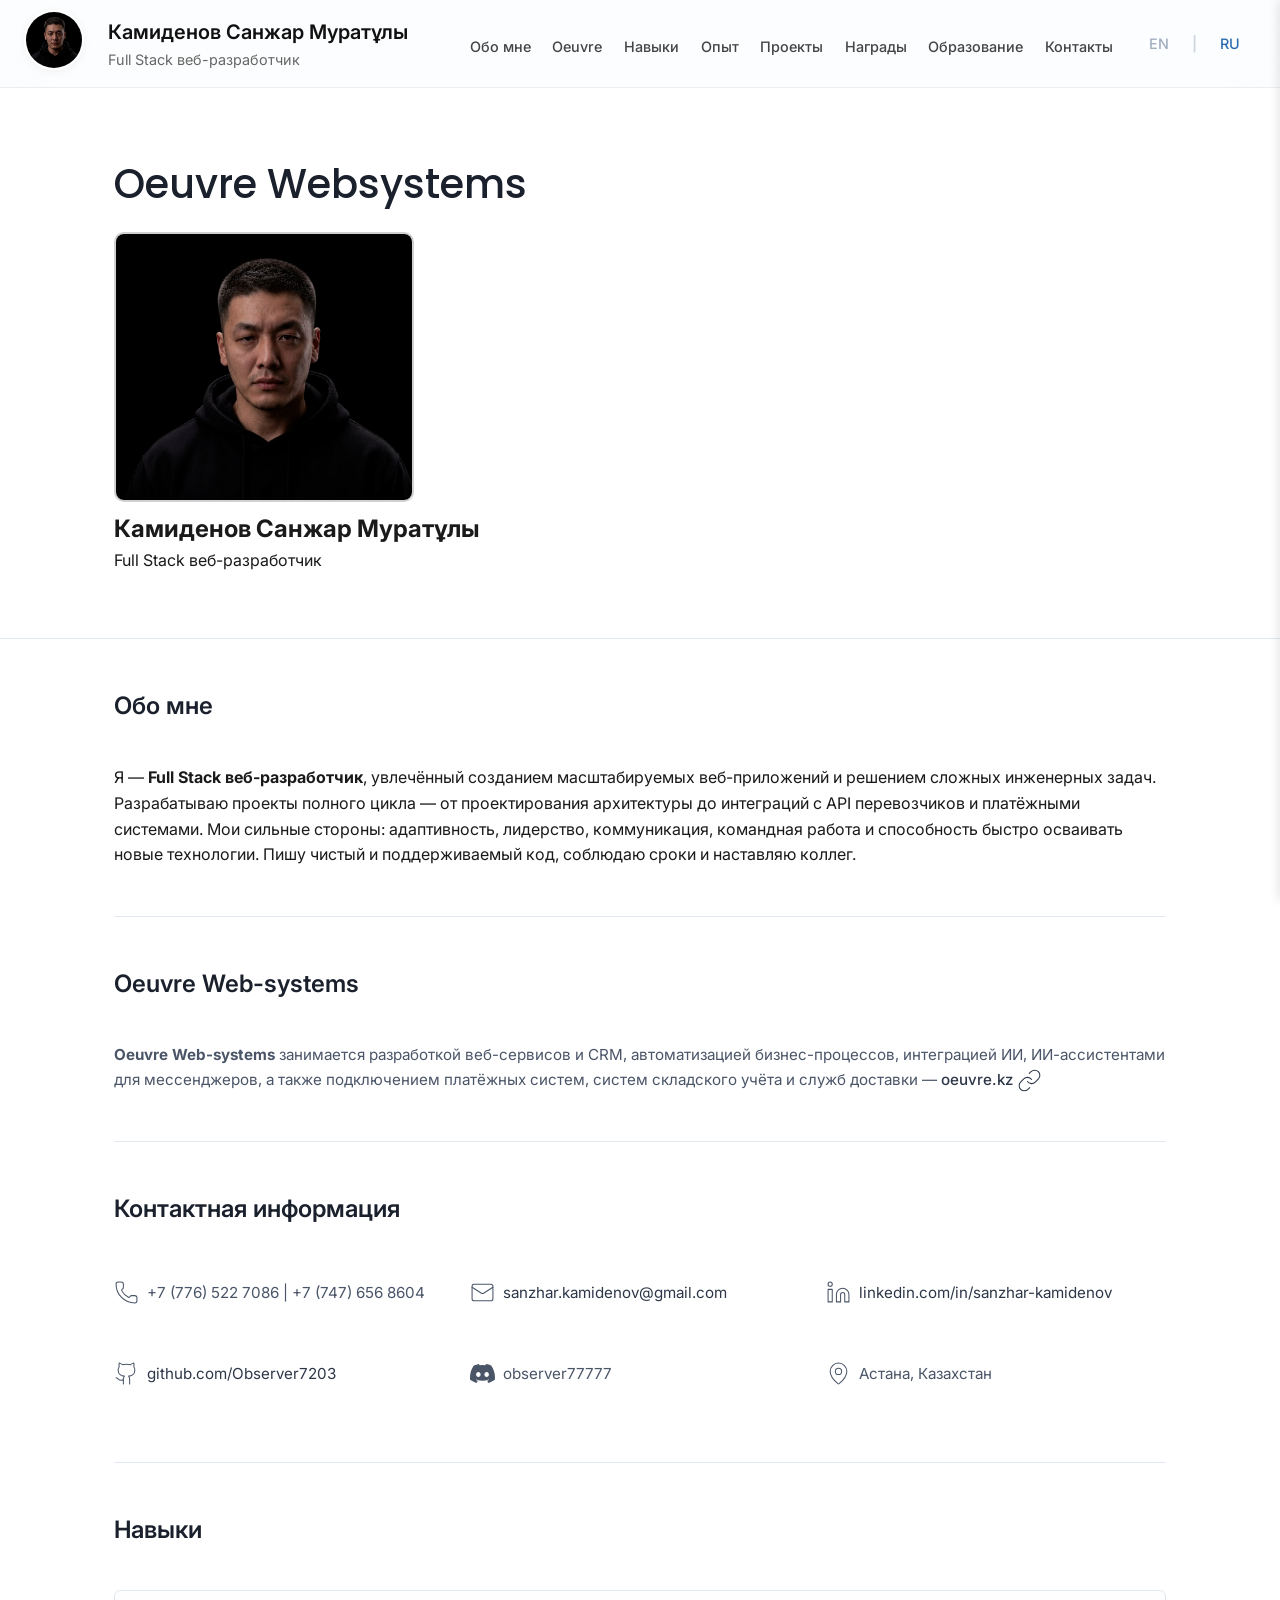
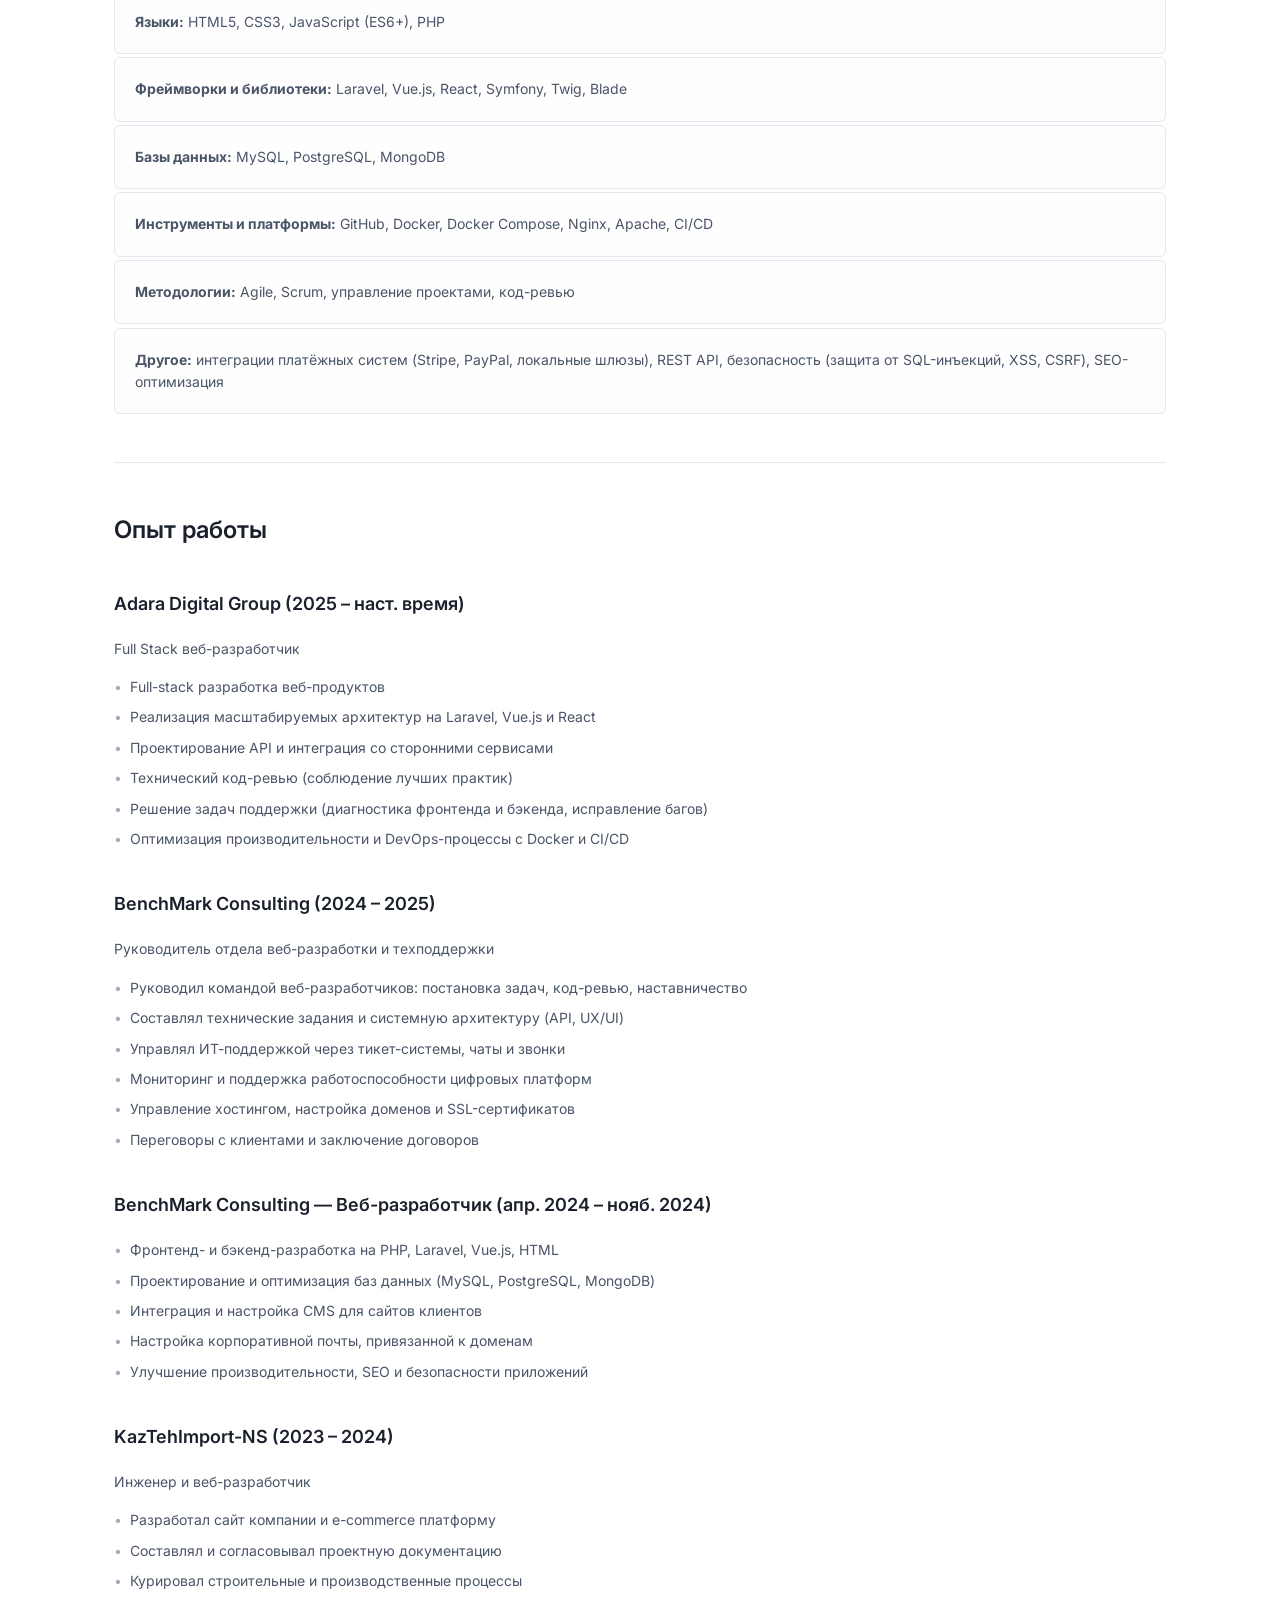
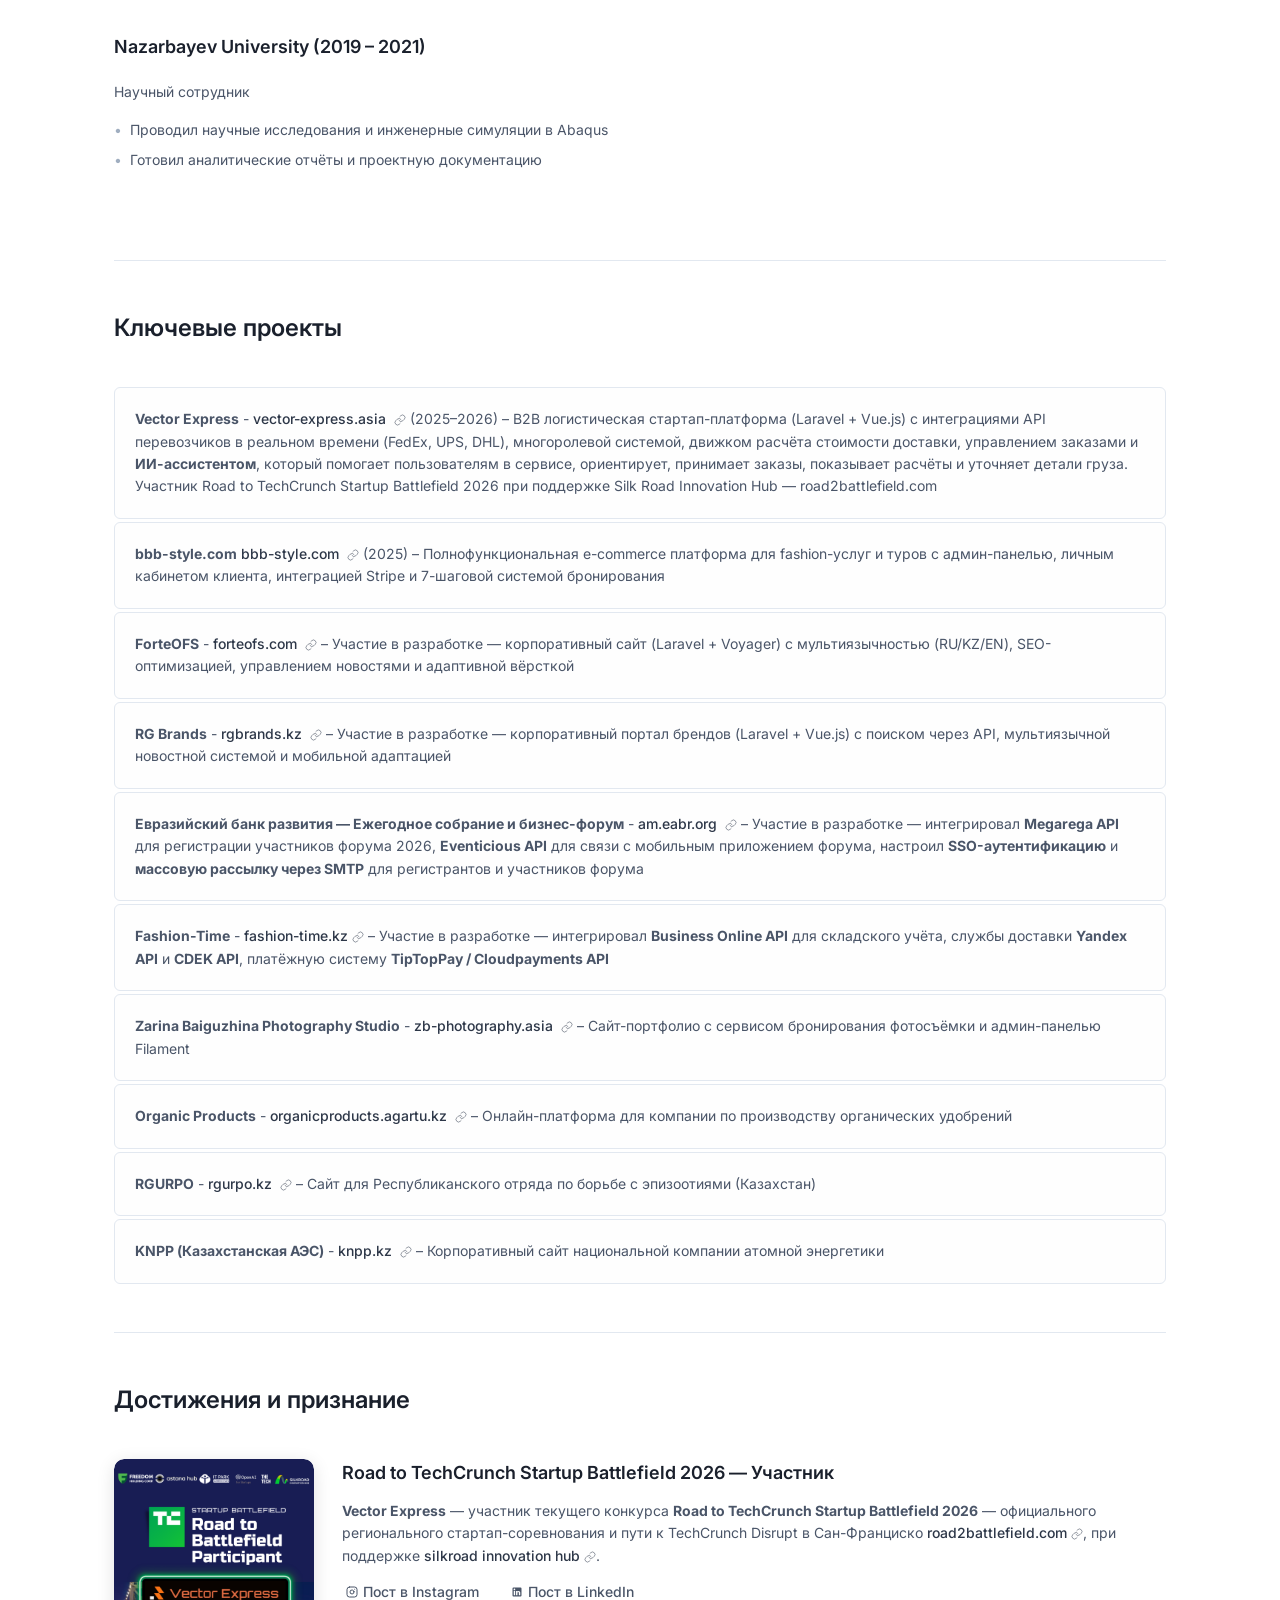
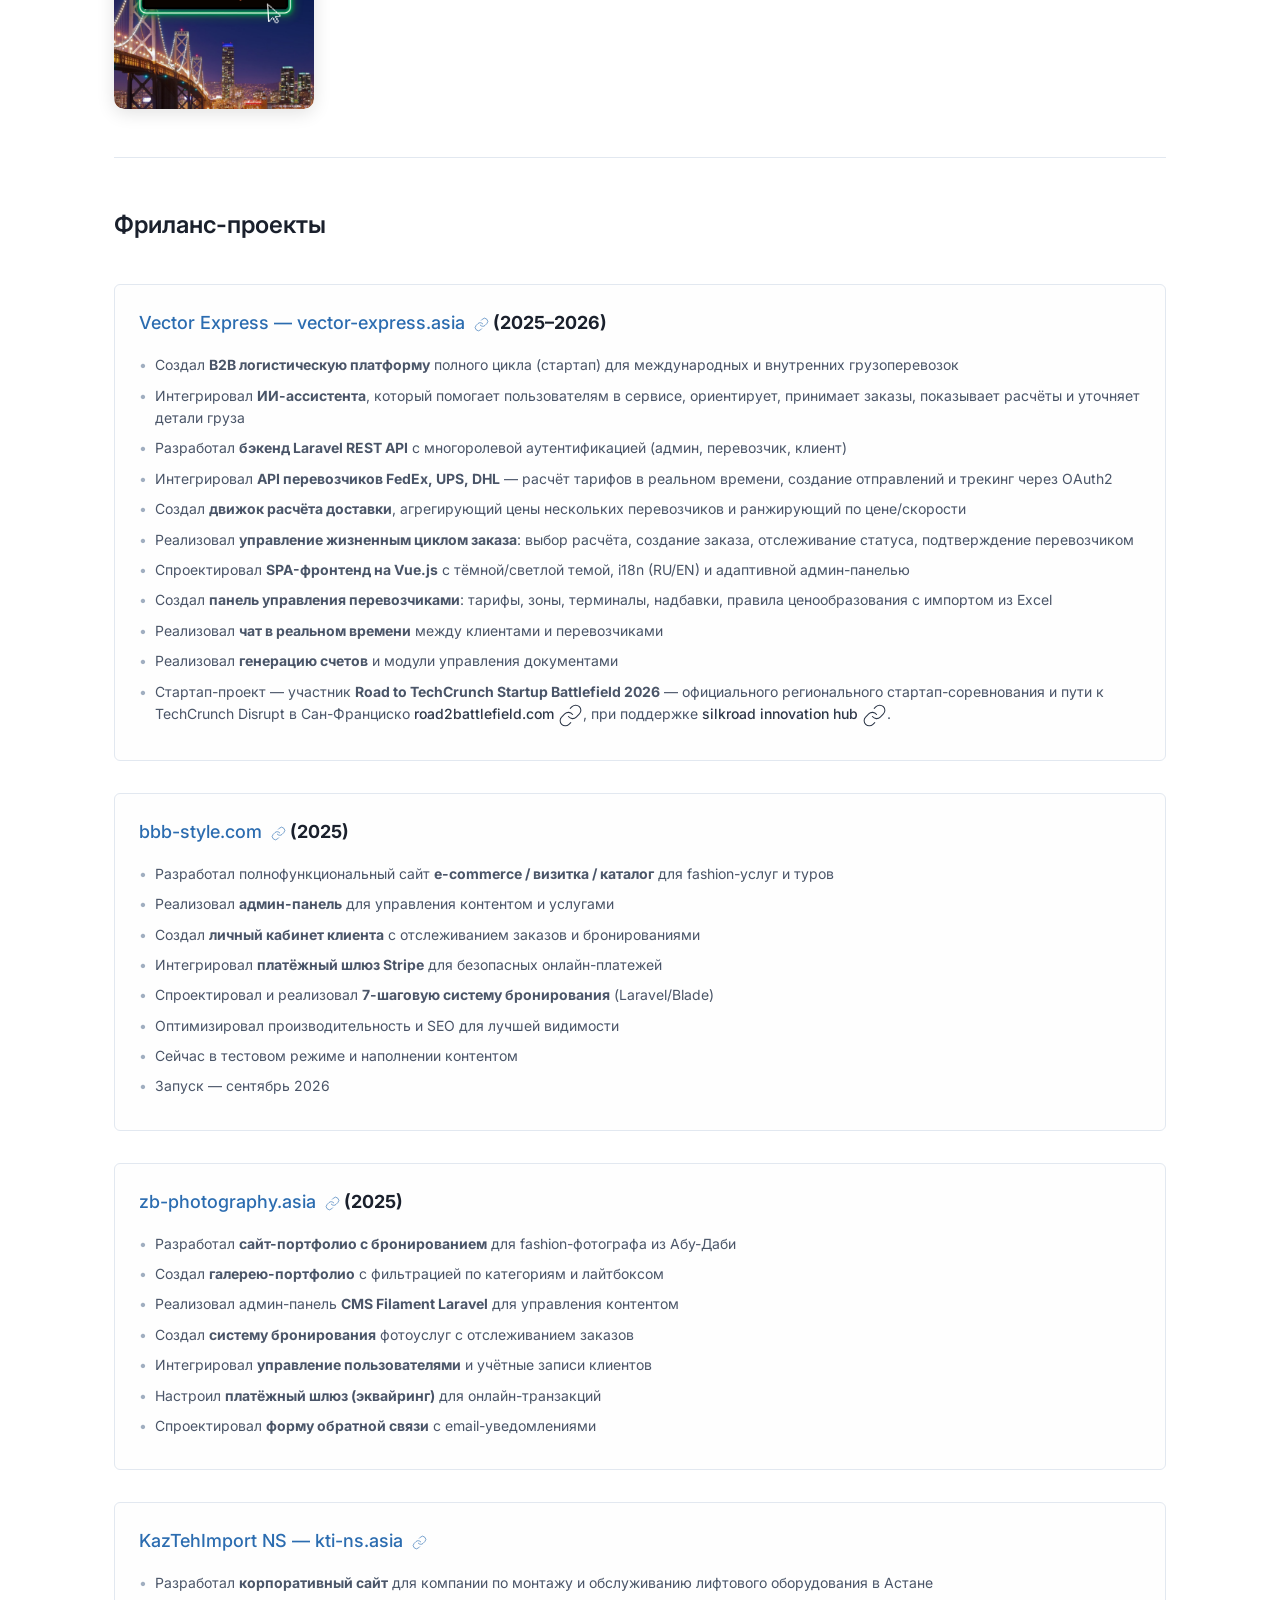
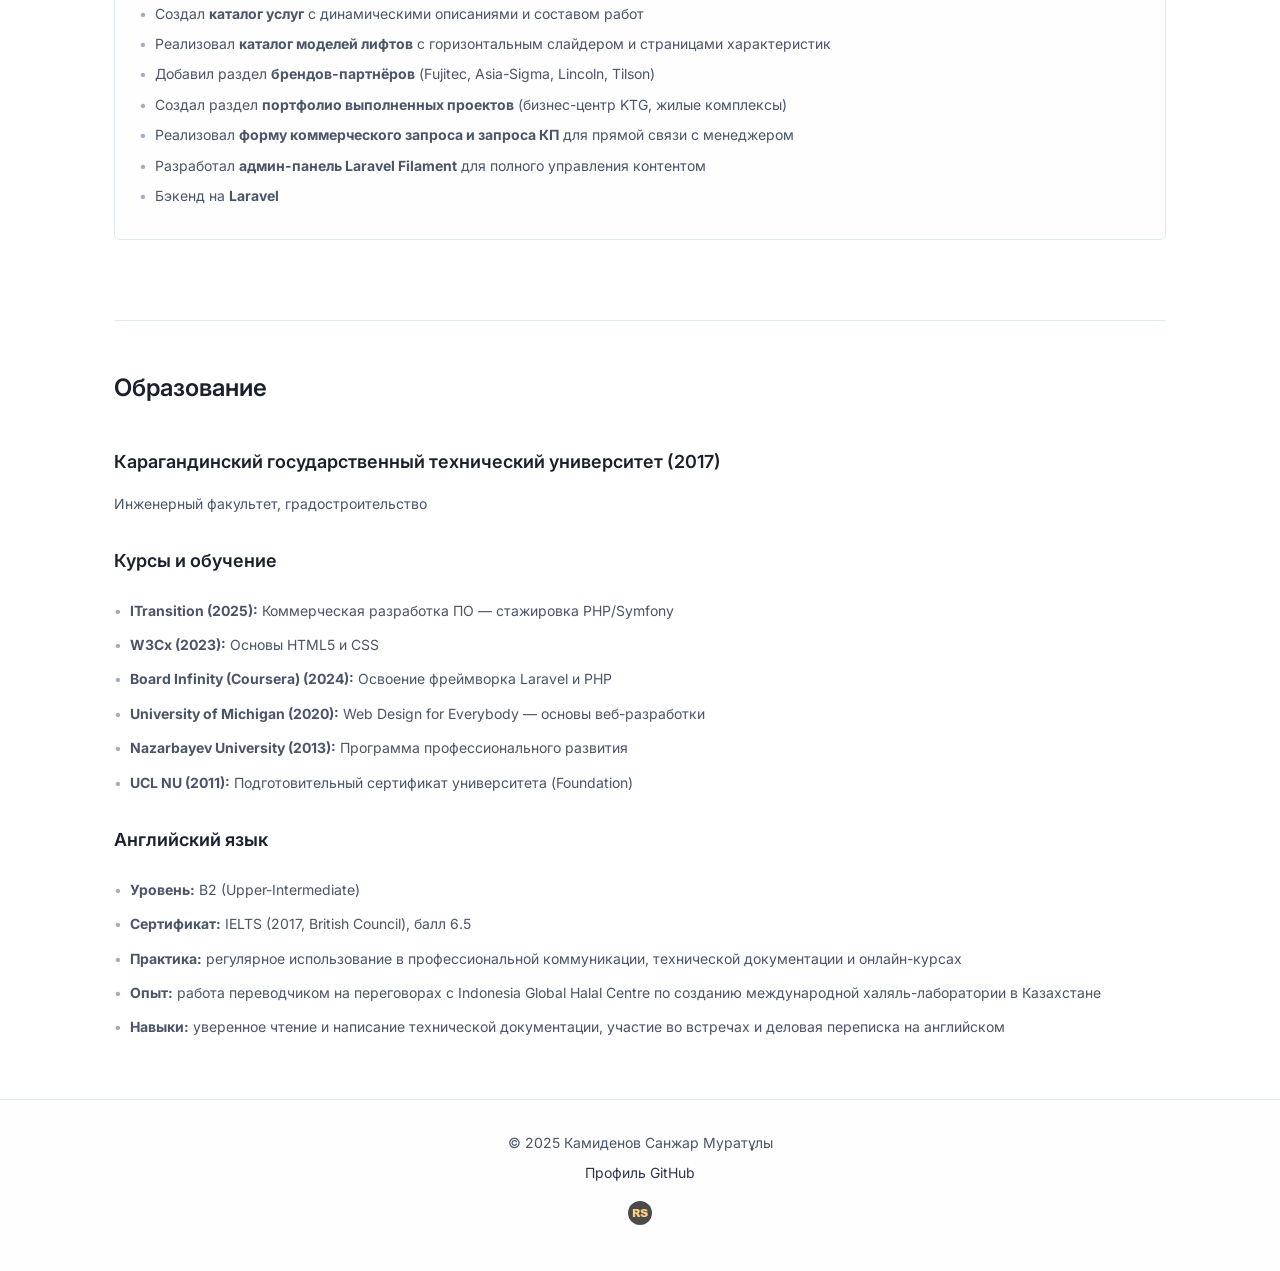
<file: ru.html>
<!DOCTYPE html>
<html lang="ru">
<head>
    <meta charset="UTF-8">
    <meta name="viewport" content="width=device-width, initial-scale=1.0">
    <title>Oeuvre Web-systems — Камиденов Санжар Муратұлы (резюме)</title>
    <link rel="stylesheet" href="style.css">
    <link rel="preconnect" href="https://fonts.googleapis.com">
<link rel="preconnect" href="https://fonts.gstatic.com" crossorigin>
<link href="https://fonts.googleapis.com/css2?family=Abril+Fatface&family=Exo+2:ital,wght@0,100..900;1,100..900&family=Exo:ital,wght@0,100..900;1,100..900&family=IBM+Plex+Mono:ital,wght@0,100;0,200;0,300;0,400;0,500;0,600;0,700;1,100;1,200;1,300;1,400;1,500;1,600;1,700&family=Inter:ital,opsz,wght@0,14..32,100..900;1,14..32,100..900&family=League+Spartan:wght@100..900&family=Manrope:wght@200..800&family=Mulish:ital,wght@0,200..1000;1,200..1000&family=Poppins:ital,wght@0,100;0,200;0,300;0,400;0,500;0,600;0,700;0,800;0,900;1,100;1,200;1,300;1,400;1,500;1,600;1,700;1,800;1,900&family=Roboto:ital,wght@0,100;0,300;0,400;0,500;0,700;0,900;1,100;1,300;1,400;1,500;1,700;1,900&family=Rubik:ital,wght@0,300..900;1,300..900&family=Sanchez:ital@0;1&display=swap" rel="stylesheet">
</head>
<body>
    <header>
        <div class="container header-bar">
            <div class="header-content">
                <div class="photo-section">
                    <img src="assets/oeuvre-logo.png" alt="Камиденов Санжар Муратұлы - Full Stack веб-разработчик" class="profile-photo">
                </div>
                <div class="header-info">
                    <h1>Камиденов Санжар Муратұлы</h1>
                    <p class="title">Full Stack веб-разработчик</p>
                </div>
            </div>
            <nav>
                <ul class="nav-links">
                    <li><a href="#about">Обо мне</a></li>
                    <li><a href="#studio">Oeuvre</a></li>
                    <li><a href="#skills">Навыки</a></li>
                    <li><a href="#experience">Опыт</a></li>
                    <li><a href="#projects">Проекты</a></li>
                    <li><a href="#achievements">Награды</a></li>
                    <li><a href="#education">Образование</a></li>
                    <li><a href="#contact">Контакты</a></li>
                </ul>
                <div class="lang-switch" style="display:inline-flex;align-items:center;gap:7px;margin-left:12px;font-size:0.9rem;font-weight:600;">
                  <a href="index.html" style="color:#a0aec0;text-decoration:none;">EN</a>
                  <span style="color:#cbd5e0;">|</span>
                  <a href="ru.html" style="color:#2b6cb0;text-decoration:none;">RU</a>
                </div>
                <button class="menu-toggle" aria-label="Open menu">☰</button>
            </nav>
        </div>
    </header>

    <aside class="mobile-menu">
        <button class="close-menu" aria-label="Close menu">×</button>
        <ul>
          <li><a href="#about">Обо мне</a></li>
          <li><a href="#studio">Oeuvre</a></li>
          <li><a href="#skills">Навыки</a></li>
          <li><a href="#experience">Опыт</a></li>
          <li><a href="#projects">Проекты</a></li>
          <li><a href="#achievements">Награды</a></li>
          <li><a href="#education">Образование</a></li>
          <li><a href="#contact">Контакты</a></li>
        </ul>
        <div class="mobile-lang" style="display:flex;gap:10px;justify-content:center;margin-top:14px;font-weight:600;">
          <a href="index.html" style="color:#a0aec0;text-decoration:none;">EN</a>
          <span style="color:#cbd5e0;">|</span>
          <a href="ru.html" style="color:#2b6cb0;text-decoration:none;">RU</a>
        </div>
      </aside>

    <main>

          <!-- Hero Section -->
        <section class="hero">
            <div class="container hero-content">
            <h1 class="cv-title" style="font-family: 'Poppins', sans-serif;">Oeuvre Websystems</h1>
            <img src="assets/oeuvre-logo.png" alt="Kamidenov Sanzhar" class="hero-photo">
            <h2 class="hero-name">Камиденов Санжар Муратұлы</h2>
            <p class="hero-role">Full Stack веб-разработчик</p>
            </div>
        </section>

        <div class="container">
            <section id="about" class="section">
                <h2>Обо мне</h2>
                <p>Я — <strong>Full Stack веб-разработчик</strong>, увлечённый созданием масштабируемых веб-приложений и решением сложных инженерных задач. Разрабатываю проекты полного цикла — от проектирования архитектуры до интеграций с API перевозчиков и платёжными системами. Мои сильные стороны: адаптивность, лидерство, коммуникация, командная работа и способность быстро осваивать новые технологии. Пишу чистый и поддерживаемый код, соблюдаю сроки и наставляю коллег.</p>
            </section>

            <section id="studio" class="section">
                <h2>Oeuvre Web-systems</h2>
                <p style="color:#4a5568;font-size:0.95rem;line-height:1.6;"><strong style="color:#4a5568;font-weight:700;">Oeuvre Web-systems</strong> занимается разработкой веб-сервисов и CRM, автоматизацией бизнес-процессов, интеграцией ИИ, ИИ-ассистентами для мессенджеров, а также подключением платёжных систем, систем складского учёта и служб доставки — <a href="https://oeuvre.kz" target="_blank" rel="noopener" style="color:#2d3748;text-decoration:none;font-weight:500;">oeuvre.kz<svg xmlns="http://www.w3.org/2000/svg" width="12" height="12" viewBox="0 0 24 24" fill="none" stroke="currentColor" stroke-width="1" stroke-linecap="round" stroke-linejoin="round" class="lucide lucide-link-icon lucide-link" style="margin-left:4px;vertical-align:middle;"><path d="M10 13a5 5 0 0 0 7.54.54l3-3a5 5 0 0 0-7.07-7.07l-1.72 1.71"/><path d="M14 11a5 5 0 0 0-7.54-.54l-3 3a5 5 0 0 0 7.07 7.07l1.71-1.71"/></svg></a></p>
            </section>

            <section id="contact" class="section">
                <h2>Контактная информация</h2>
                <ul class="contact-list">
                  <li>
                    <!-- Phone -->
                    <svg xmlns="http://www.w3.org/2000/svg" width="24" height="24" viewBox="0 0 24 24" fill="none" stroke="currentColor" stroke-width="1" stroke-linecap="round" stroke-linejoin="round" class="lucide lucide-phone-icon lucide-phone"><path d="M13.832 16.568a1 1 0 0 0 1.213-.303l.355-.465A2 2 0 0 1 17 15h3a2 2 0 0 1 2 2v3a2 2 0 0 1-2 2A18 18 0 0 1 2 4a2 2 0 0 1 2-2h3a2 2 0 0 1 2 2v3a2 2 0 0 1-.8 1.6l-.468.351a1 1 0 0 0-.292 1.233 14 14 0 0 0 6.392 6.384"/></svg>
                    +7 (776) 522 7086 | +7 (747) 656 8604
                  </li>
                  <li>
                    <!-- Email -->
                    <svg xmlns="http://www.w3.org/2000/svg" width="24" height="24" viewBox="0 0 24 24" fill="none" stroke="currentColor" stroke-width="1" stroke-linecap="round" stroke-linejoin="round" class="lucide lucide-mail-icon lucide-mail"><path d="m22 7-8.991 5.727a2 2 0 0 1-2.009 0L2 7"/><rect x="2" y="4" width="20" height="16" rx="2"/></svg>
                    <a href="mailto:sanzhar.kamidenov@gmail.com">sanzhar.kamidenov@gmail.com</a>
                  </li>
                  <li>
                    <!-- LinkedIn -->
                    <svg xmlns="http://www.w3.org/2000/svg" width="24" height="24" viewBox="0 0 24 24" fill="none" stroke="currentColor" stroke-width="1" stroke-linecap="round" stroke-linejoin="round" class="lucide lucide-linkedin-icon lucide-linkedin"><path d="M16 8a6 6 0 0 1 6 6v7h-4v-7a2 2 0 0 0-2-2 2 2 0 0 0-2 2v7h-4v-7a6 6 0 0 1 6-6z"/><rect width="4" height="12" x="2" y="9"/><circle cx="4" cy="4" r="2"/></svg>
                    <a href="https://www.linkedin.com/in/sanzhar-kamidenov-5931a1166" target="_blank">linkedin.com/in/sanzhar-kamidenov</a>
                  </li>
                  <li>
                    <!-- GitHub -->
                    <svg xmlns="http://www.w3.org/2000/svg" width="24" height="24" viewBox="0 0 24 24" fill="none" stroke="currentColor" stroke-width="1" stroke-linecap="round" stroke-linejoin="round" class="lucide lucide-github-icon lucide-github"><path d="M15 22v-4a4.8 4.8 0 0 0-1-3.5c3 0 6-2 6-5.5.08-1.25-.27-2.48-1-3.5.28-1.15.28-2.35 0-3.5 0 0-1 0-3 1.5-2.64-.5-5.36-.5-8 0C6 2 5 2 5 2c-.3 1.15-.3 2.35 0 3.5A5.403 5.403 0 0 0 4 9c0 3.5 3 5.5 6 5.5-.39.49-.68 1.05-.85 1.65-.17.6-.22 1.23-.15 1.85v4"/><path d="M9 18c-4.51 2-5-2-7-2"/></svg>
                    <a href="https://github.com/Observer7203">github.com/Observer7203</a>
                  </li>
                  <li>
                    <!-- Discord -->
                    <svg xmlns="http://www.w3.org/2000/svg" width="24" height="24" fill="currentColor" class="bi bi-discord" viewBox="0 0 16 16">
                        <path d="M13.545 2.907a13.2 13.2 0 0 0-3.257-1.011.05.05 0 0 0-.052.025c-.141.25-.297.577-.406.833a12.2 12.2 0 0 0-3.658 0 8 8 0 0 0-.412-.833.05.05 0 0 0-.052-.025c-1.125.194-2.22.534-3.257 1.011a.04.04 0 0 0-.021.018C.356 6.024-.213 9.047.066 12.032q.003.022.021.037a13.3 13.3 0 0 0 3.995 2.02.05.05 0 0 0 .056-.019q.463-.63.818-1.329a.05.05 0 0 0-.01-.059l-.018-.011a9 9 0 0 1-1.248-.595.05.05 0 0 1-.02-.066l.015-.019q.127-.095.248-.195a.05.05 0 0 1 .051-.007c2.619 1.196 5.454 1.196 8.041 0a.05.05 0 0 1 .053.007q.121.1.248.195a.05.05 0 0 1-.004.085 8 8 0 0 1-1.249.594.05.05 0 0 0-.03.03.05.05 0 0 0 .003.041c.24.465.515.909.817 1.329a.05.05 0 0 0 .056.019 13.2 13.2 0 0 0 4.001-2.02.05.05 0 0 0 .021-.037c.334-3.451-.559-6.449-2.366-9.106a.03.03 0 0 0-.02-.019m-8.198 7.307c-.789 0-1.438-.724-1.438-1.612s.637-1.613 1.438-1.613c.807 0 1.45.73 1.438 1.613 0 .888-.637 1.612-1.438 1.612m5.316 0c-.788 0-1.438-.724-1.438-1.612s.637-1.613 1.438-1.613c.807 0 1.451.73 1.438 1.613 0 .888-.631 1.612-1.438 1.612"/>
                      </svg>
                    observer77777
                  </li>
                  <li>
                    <!-- Location -->
                    <svg xmlns="http://www.w3.org/2000/svg" width="24" height="24" viewBox="0 0 24 24" fill="none" stroke="currentColor" stroke-width="1" stroke-linecap="round" stroke-linejoin="round" class="lucide lucide-map-pin-icon lucide-map-pin"><path d="M20 10c0 4.993-5.539 10.193-7.399 11.799a1 1 0 0 1-1.202 0C9.539 20.193 4 14.993 4 10a8 8 0 0 1 16 0"/><circle cx="12" cy="10" r="3"/></svg>
                    Астана, Казахстан
                  </li>
                </ul>
              </section>              

            <section id="skills" class="section">
                <h2>Навыки</h2>
                <ul class="skills-list">
                    <li><strong>Языки:</strong> HTML5, CSS3, JavaScript (ES6+), PHP</li>
                    <li><strong>Фреймворки и библиотеки:</strong> Laravel, Vue.js, React, Symfony, Twig, Blade</li>
                    <li><strong>Базы данных:</strong> MySQL, PostgreSQL, MongoDB</li>
                    <li><strong>Инструменты и платформы:</strong> GitHub, Docker, Docker Compose, Nginx, Apache, CI/CD</li>
                    <li><strong>Методологии:</strong> Agile, Scrum, управление проектами, код-ревью</li>
                    <li><strong>Другое:</strong> интеграции платёжных систем (Stripe, PayPal, локальные шлюзы), REST API, безопасность (защита от SQL-инъекций, XSS, CSRF), SEO-оптимизация</li>
                </ul>
            </section>

            <section id="experience" class="section">
                <h2>Опыт работы</h2>
                
                <div class="job">
                    <h3>Adara Digital Group (2025 – наст. время)</h3>
                    <h4>Full Stack веб-разработчик</h4>
                    <ul>
                        <li>Full-stack разработка веб-продуктов</li>
                        <li>Реализация масштабируемых архитектур на Laravel, Vue.js и React</li>
                        <li>Проектирование API и интеграция со сторонними сервисами</li>
                        <li>Технический код-ревью (соблюдение лучших практик)</li>
                        <li>Решение задач поддержки (диагностика фронтенда и бэкенда, исправление багов)</li>
                        <li>Оптимизация производительности и DevOps-процессы с Docker и CI/CD</li>
                    </ul>
                </div>

                <div class="job">
                    <h3>BenchMark Consulting (2024 – 2025)</h3>
                    <h4>Руководитель отдела веб-разработки и техподдержки</h4>
                    <ul>
                        <li>Руководил командой веб-разработчиков: постановка задач, код-ревью, наставничество</li>
                        <li>Составлял технические задания и системную архитектуру (API, UX/UI)</li>
                        <li>Управлял ИТ-поддержкой через тикет-системы, чаты и звонки</li>
                        <li>Мониторинг и поддержка работоспособности цифровых платформ</li>
                        <li>Управление хостингом, настройка доменов и SSL-сертификатов</li>
                        <li>Переговоры с клиентами и заключение договоров</li>
                    </ul>
                </div>

                <div class="job">
                    <h3>BenchMark Consulting — Веб-разработчик (апр. 2024 – нояб. 2024)</h3>
                    <ul>
                        <li>Фронтенд- и бэкенд-разработка на PHP, Laravel, Vue.js, HTML</li>
                        <li>Проектирование и оптимизация баз данных (MySQL, PostgreSQL, MongoDB)</li>
                        <li>Интеграция и настройка CMS для сайтов клиентов</li>
                        <li>Настройка корпоративной почты, привязанной к доменам</li>
                        <li>Улучшение производительности, SEO и безопасности приложений</li>
                    </ul>
                </div>

                <div class="job">
                    <h3>KazTehImport-NS (2023 – 2024)</h3>
                    <h4>Инженер и веб-разработчик</h4>
                    <ul>
                        <li>Разработал сайт компании и e-commerce платформу</li>
                        <li>Составлял и согласовывал проектную документацию</li>
                        <li>Курировал строительные и производственные процессы</li>
                    </ul>
                </div>

                <div class="job">
                    <h3>Nazarbayev University (2019 – 2021)</h3>
                    <h4>Научный сотрудник</h4>
                    <ul>
                        <li>Проводил научные исследования и инженерные симуляции в Abaqus</li>
                        <li>Готовил аналитические отчёты и проектную документацию</li>
                    </ul>
                </div>
            </section>

            <section id="projects" class="section">
                <h2>Ключевые проекты</h2>
                <ul class="projects-list">
                    <li><strong>Vector Express</strong> - <a href="https://vector-express.asia" target="_blank">vector-express.asia <svg xmlns="http://www.w3.org/2000/svg" width="12" height="12" viewBox="0 0 24 24" fill="none" stroke="currentColor" stroke-width="1" stroke-linecap="round" stroke-linejoin="round" class="lucide lucide-link-icon lucide-link" style="margin-left:4px;vertical-align:middle;"><path d="M10 13a5 5 0 0 0 7.54.54l3-3a5 5 0 0 0-7.07-7.07l-1.72 1.71"/><path d="M14 11a5 5 0 0 0-7.54-.54l-3 3a5 5 0 0 0 7.07 7.07l1.71-1.71"/></svg></a> (2025&ndash;2026) &ndash; B2B логистическая стартап-платформа (Laravel + Vue.js) с интеграциями API перевозчиков в реальном времени (FedEx, UPS, DHL), многоролевой системой, движком расчёта стоимости доставки, управлением заказами и <strong>ИИ-ассистентом</strong>, который помогает пользователям в сервисе, ориентирует, принимает заказы, показывает расчёты и уточняет детали груза. Участник Road to TechCrunch Startup Battlefield 2026 при поддержке Silk Road Innovation Hub — road2battlefield.com</li>
                    <li><strong>bbb-style.com</strong> <a href="https://bbb-style.com" target="_blank"> bbb-style.com <svg xmlns="http://www.w3.org/2000/svg" width="12" height="12" viewBox="0 0 24 24" fill="none" stroke="currentColor" stroke-width="1" stroke-linecap="round" stroke-linejoin="round" class="lucide lucide-link-icon lucide-link" style="margin-left:4px;vertical-align:middle;"><path d="M10 13a5 5 0 0 0 7.54.54l3-3a5 5 0 0 0-7.07-7.07l-1.72 1.71"/><path d="M14 11a5 5 0 0 0-7.54-.54l-3 3a5 5 0 0 0 7.07 7.07l1.71-1.71"/></svg></a> (2025) – Полнофункциональная e-commerce платформа для fashion-услуг и туров с админ-панелью, личным кабинетом клиента, интеграцией Stripe и 7-шаговой системой бронирования</li>
                    <li><strong>ForteOFS</strong> - <a href="https://forteofs.com" target="_blank">forteofs.com <svg xmlns="http://www.w3.org/2000/svg" width="12" height="12" viewBox="0 0 24 24" fill="none" stroke="currentColor" stroke-width="1" stroke-linecap="round" stroke-linejoin="round" class="lucide lucide-link-icon lucide-link" style="margin-left:4px;vertical-align:middle;"><path d="M10 13a5 5 0 0 0 7.54.54l3-3a5 5 0 0 0-7.07-7.07l-1.72 1.71"/><path d="M14 11a5 5 0 0 0-7.54-.54l-3 3a5 5 0 0 0 7.07 7.07l1.71-1.71"/></svg></a> – Участие в разработке — корпоративный сайт (Laravel + Voyager) с мультиязычностью (RU/KZ/EN), SEO-оптимизацией, управлением новостями и адаптивной вёрсткой</li>
                    <li><strong>RG Brands</strong> - <a href="https://rgbrands.kz" target="_blank">rgbrands.kz <svg xmlns="http://www.w3.org/2000/svg" width="12" height="12" viewBox="0 0 24 24" fill="none" stroke="currentColor" stroke-width="1" stroke-linecap="round" stroke-linejoin="round" class="lucide lucide-link-icon lucide-link" style="margin-left:4px;vertical-align:middle;"><path d="M10 13a5 5 0 0 0 7.54.54l3-3a5 5 0 0 0-7.07-7.07l-1.72 1.71"/><path d="M14 11a5 5 0 0 0-7.54-.54l-3 3a5 5 0 0 0 7.07 7.07l1.71-1.71"/></svg></a> – Участие в разработке — корпоративный портал брендов (Laravel + Vue.js) с поиском через API, мультиязычной новостной системой и мобильной адаптацией</li>
                    <li><strong>Евразийский банк развития — Ежегодное собрание и бизнес-форум</strong> - <a href="https://am.eabr.org" target="_blank" style="color:#2d3748;text-decoration:none;font-weight:500;">am.eabr.org <svg xmlns="http://www.w3.org/2000/svg" width="12" height="12" viewBox="0 0 24 24" fill="none" stroke="currentColor" stroke-width="1" stroke-linecap="round" stroke-linejoin="round" class="lucide lucide-link-icon lucide-link" style="margin-left:4px;vertical-align:middle;"><path d="M10 13a5 5 0 0 0 7.54.54l3-3a5 5 0 0 0-7.07-7.07l-1.72 1.71"/><path d="M14 11a5 5 0 0 0-7.54-.54l-3 3a5 5 0 0 0 7.07 7.07l1.71-1.71"/></svg></a> – Участие в разработке — интегрировал <strong>Megarega API</strong> для регистрации участников форума 2026, <strong>Eventicious API</strong> для связи с мобильным приложением форума, настроил <strong>SSO-аутентификацию</strong> и <strong>массовую рассылку через SMTP</strong> для регистрантов и участников форума</li>
                    <li><strong>Fashion-Time</strong> - <a href="https://fashion-time.kz" target="_blank">fashion-time.kz<svg xmlns="http://www.w3.org/2000/svg" width="12" height="12" viewBox="0 0 24 24" fill="none" stroke="currentColor" stroke-width="1" stroke-linecap="round" stroke-linejoin="round" class="lucide lucide-link-icon lucide-link" style="margin-left:4px;vertical-align:middle;"><path d="M10 13a5 5 0 0 0 7.54.54l3-3a5 5 0 0 0-7.07-7.07l-1.72 1.71"/><path d="M14 11a5 5 0 0 0-7.54-.54l-3 3a5 5 0 0 0 7.07 7.07l1.71-1.71"/></svg></a> – Участие в разработке — интегрировал <strong>Business Online API</strong> для складского учёта, службы доставки <strong>Yandex API</strong> и <strong>CDEK API</strong>, платёжную систему <strong>TipTopPay / Cloudpayments API</strong></li>
                    <li><strong>Zarina Baiguzhina Photography Studio</strong> - <a href="https://zb-photography.asia" target="_blank">zb-photography.asia <svg xmlns="http://www.w3.org/2000/svg" width="12" height="12" viewBox="0 0 24 24" fill="none" stroke="currentColor" stroke-width="1" stroke-linecap="round" stroke-linejoin="round" class="lucide lucide-link-icon lucide-link" style="margin-left:4px;vertical-align:middle;"><path d="M10 13a5 5 0 0 0 7.54.54l3-3a5 5 0 0 0-7.07-7.07l-1.72 1.71"/><path d="M14 11a5 5 0 0 0-7.54-.54l-3 3a5 5 0 0 0 7.07 7.07l1.71-1.71"/></svg></a> – Сайт-портфолио с сервисом бронирования фотосъёмки и админ-панелью Filament</li>
                    <li><strong>Organic Products</strong> - <a href="https://organicproducts.agartu.kz" target="_blank">organicproducts.agartu.kz <svg xmlns="http://www.w3.org/2000/svg" width="12" height="12" viewBox="0 0 24 24" fill="none" stroke="currentColor" stroke-width="1" stroke-linecap="round" stroke-linejoin="round" class="lucide lucide-link-icon lucide-link" style="margin-left:4px;vertical-align:middle;"><path d="M10 13a5 5 0 0 0 7.54.54l3-3a5 5 0 0 0-7.07-7.07l-1.72 1.71"/><path d="M14 11a5 5 0 0 0-7.54-.54l-3 3a5 5 0 0 0 7.07 7.07l1.71-1.71"/></svg></a> – Онлайн-платформа для компании по производству органических удобрений</li>
                    <li><strong>RGURPO</strong> - <a href="https://rgurpo.kz" target="_blank">rgurpo.kz <svg xmlns="http://www.w3.org/2000/svg" width="12" height="12" viewBox="0 0 24 24" fill="none" stroke="currentColor" stroke-width="1" stroke-linecap="round" stroke-linejoin="round" class="lucide lucide-link-icon lucide-link" style="margin-left:4px;vertical-align:middle;"><path d="M10 13a5 5 0 0 0 7.54.54l3-3a5 5 0 0 0-7.07-7.07l-1.72 1.71"/><path d="M14 11a5 5 0 0 0-7.54-.54l-3 3a5 5 0 0 0 7.07 7.07l1.71-1.71"/></svg></a> – Сайт для Республиканского отряда по борьбе с эпизоотиями (Казахстан)</li>
                    <li><strong>KNPP (Казахстанская АЭС)</strong> - <a href="https://knpp.kz" target="_blank">knpp.kz <svg xmlns="http://www.w3.org/2000/svg" width="12" height="12" viewBox="0 0 24 24" fill="none" stroke="currentColor" stroke-width="1" stroke-linecap="round" stroke-linejoin="round" class="lucide lucide-link-icon lucide-link" style="margin-left:4px;vertical-align:middle;"><path d="M10 13a5 5 0 0 0 7.54.54l3-3a5 5 0 0 0-7.07-7.07l-1.72 1.71"/><path d="M14 11a5 5 0 0 0-7.54-.54l-3 3a5 5 0 0 0 7.07 7.07l1.71-1.71"/></svg></a> – Корпоративный сайт национальной компании атомной энергетики</li>
                </ul>
            </section>

            <section id="achievements" class="section">
                <h2>Достижения и признание</h2>
                <div class="achievement">
                    <a href="https://road2battlefield.com" target="_blank" rel="noopener" class="achievement-banner" style="display:block;width:200px;max-width:60%;flex:0 0 auto;">
                        <img src="assets/r2b-banner.png" alt="Vector Express — Road to TechCrunch Startup Battlefield 2026 participant" style="display:block;width:100%;height:auto;border-radius:10px;">
                    </a>
                    <div class="achievement-body">
                        <h3 style="color:#1a202c;font-size:1.125rem;font-weight:600;margin-bottom:0.75rem;">Road to TechCrunch Startup Battlefield 2026 — Участник</h3>
                        <p style="color:#4a5568;font-size:0.875rem;line-height:1.6;"><strong style="color:#4a5568;font-weight:700;">Vector Express</strong> — участник текущего конкурса <strong style="color:#4a5568;font-weight:700;">Road to TechCrunch Startup Battlefield 2026</strong> — официального регионального стартап-соревнования и пути к TechCrunch Disrupt в Сан-Франциско <a href="https://road2battlefield.com" target="_blank" rel="noopener" style="color:#2d3748;text-decoration:none;font-weight:500;">road2battlefield.com<svg xmlns="http://www.w3.org/2000/svg" width="12" height="12" viewBox="0 0 24 24" fill="none" stroke="currentColor" stroke-width="1" stroke-linecap="round" stroke-linejoin="round" class="lucide lucide-link-icon lucide-link" style="margin-left:4px;vertical-align:middle;"><path d="M10 13a5 5 0 0 0 7.54.54l3-3a5 5 0 0 0-7.07-7.07l-1.72 1.71"/><path d="M14 11a5 5 0 0 0-7.54-.54l-3 3a5 5 0 0 0 7.07 7.07l1.71-1.71"/></svg></a>, при поддержке <a href="https://silkroadinnovationhub.com/" target="_blank" rel="noopener" style="color:#2d3748;text-decoration:none;font-weight:500;">silkroad innovation hub<svg xmlns="http://www.w3.org/2000/svg" width="12" height="12" viewBox="0 0 24 24" fill="none" stroke="currentColor" stroke-width="1" stroke-linecap="round" stroke-linejoin="round" class="lucide lucide-link-icon lucide-link" style="margin-left:4px;vertical-align:middle;"><path d="M10 13a5 5 0 0 0 7.54.54l3-3a5 5 0 0 0-7.07-7.07l-1.72 1.71"/><path d="M14 11a5 5 0 0 0-7.54-.54l-3 3a5 5 0 0 0 7.07 7.07l1.71-1.71"/></svg></a>.</p>
                        <p style="margin-top:0.85rem;font-size:0.875rem;color:#4a5568;">
                            <a href="https://www.instagram.com/p/Da3MjcLipM_/" target="_blank" rel="noopener" style="color:#4a5568;text-decoration:none;font-weight:500;margin-right:1.5rem;display:inline-flex;align-items:center;gap:5px;">
                                <svg xmlns="http://www.w3.org/2000/svg" width="16" height="16" viewBox="0 0 24 24" fill="none" stroke="currentColor" stroke-width="2" stroke-linecap="round" stroke-linejoin="round"><rect x="2" y="2" width="20" height="20" rx="5" ry="5"/><path d="M16 11.37A4 4 0 1 1 12.63 8 4 4 0 0 1 16 11.37z"/><line x1="17.5" y1="6.5" x2="17.51" y2="6.5"/></svg>Пост в Instagram</a>
                            <a href="https://www.linkedin.com/posts/sanzhar-kamidenov-5931a1166_roadtobattlefield2026-share-7483577016269582336-pmu9/" target="_blank" rel="noopener" style="color:#4a5568;text-decoration:none;font-weight:500;display:inline-flex;align-items:center;gap:5px;">
                                <svg xmlns="http://www.w3.org/2000/svg" width="16" height="16" viewBox="0 0 24 24" fill="currentColor"><path d="M19 3a2 2 0 0 1 2 2v14a2 2 0 0 1-2 2H5a2 2 0 0 1-2-2V5a2 2 0 0 1 2-2h14m-.5 15.5v-5.3a3.26 3.26 0 0 0-3.26-3.26c-.85 0-1.84.52-2.32 1.3v-1.11h-2.79v8.37h2.79v-4.93c0-.77.62-1.4 1.39-1.4a1.4 1.4 0 0 1 1.4 1.4v4.93h2.79M6.88 8.56a1.68 1.68 0 0 0 1.68-1.68 1.68 1.68 0 0 0-1.68-1.69 1.69 1.69 0 0 0-1.69 1.69 1.68 1.68 0 0 0 1.69 1.68m1.39 9.94v-8.37H5.5v8.37h2.77z"/></svg>Пост в LinkedIn</a>
                        </p>
                    </div>
                </div>
            </section>

            <section id="freelance" class="section">
                <h2>Фриланс-проекты</h2>
                <div class="freelance-project">
                  <h3><a href="https://vector-express.asia" target="_blank">Vector Express &mdash; vector-express.asia <svg xmlns="http://www.w3.org/2000/svg" width="12" height="12" viewBox="0 0 24 24" fill="none" stroke="currentColor" stroke-width="1" stroke-linecap="round" stroke-linejoin="round" class="lucide lucide-link-icon lucide-link" style="margin-left:4px;vertical-align:middle;"><path d="M10 13a5 5 0 0 0 7.54.54l3-3a5 5 0 0 0-7.07-7.07l-1.72 1.71"/><path d="M14 11a5 5 0 0 0-7.54-.54l-3 3a5 5 0 0 0 7.07 7.07l1.71-1.71"/></svg></a> (2025&ndash;2026)</h3>
                  <ul>
                    <li>Создал <strong>B2B логистическую платформу</strong> полного цикла (стартап) для международных и внутренних грузоперевозок</li>
                    <li>Интегрировал <strong>ИИ-ассистента</strong>, который помогает пользователям в сервисе, ориентирует, принимает заказы, показывает расчёты и уточняет детали груза</li>
                    <li>Разработал <strong>бэкенд Laravel REST API</strong> с многоролевой аутентификацией (админ, перевозчик, клиент)</li>
                    <li>Интегрировал <strong>API перевозчиков FedEx, UPS, DHL</strong> &mdash; расчёт тарифов в реальном времени, создание отправлений и трекинг через OAuth2</li>
                    <li>Создал <strong>движок расчёта доставки</strong>, агрегирующий цены нескольких перевозчиков и ранжирующий по цене/скорости</li>
                    <li>Реализовал <strong>управление жизненным циклом заказа</strong>: выбор расчёта, создание заказа, отслеживание статуса, подтверждение перевозчиком</li>
                    <li>Спроектировал <strong>SPA-фронтенд на Vue.js</strong> с тёмной/светлой темой, i18n (RU/EN) и адаптивной админ-панелью</li>
                    <li>Создал <strong>панель управления перевозчиками</strong>: тарифы, зоны, терминалы, надбавки, правила ценообразования с импортом из Excel</li>
                    <li>Реализовал <strong>чат в реальном времени</strong> между клиентами и перевозчиками</li>
                    <li>Реализовал <strong>генерацию счетов</strong> и модули управления документами</li>
                    <li>Стартап-проект &mdash; участник <strong>Road to TechCrunch Startup Battlefield 2026</strong> — официального регионального стартап-соревнования и пути к TechCrunch Disrupt в Сан-Франциско <a href="https://road2battlefield.com" target="_blank" rel="noopener" style="color:#2d3748;text-decoration:none;font-weight:500;">road2battlefield.com<svg xmlns="http://www.w3.org/2000/svg" width="12" height="12" viewBox="0 0 24 24" fill="none" stroke="currentColor" stroke-width="1" stroke-linecap="round" stroke-linejoin="round" class="lucide lucide-link-icon lucide-link" style="margin-left:4px;vertical-align:middle;"><path d="M10 13a5 5 0 0 0 7.54.54l3-3a5 5 0 0 0-7.07-7.07l-1.72 1.71"/><path d="M14 11a5 5 0 0 0-7.54-.54l-3 3a5 5 0 0 0 7.07 7.07l1.71-1.71"/></svg></a>, при поддержке <a href="https://silkroadinnovationhub.com/" target="_blank" rel="noopener" style="color:#2d3748;text-decoration:none;font-weight:500;">silkroad innovation hub<svg xmlns="http://www.w3.org/2000/svg" width="12" height="12" viewBox="0 0 24 24" fill="none" stroke="currentColor" stroke-width="1" stroke-linecap="round" stroke-linejoin="round" class="lucide lucide-link-icon lucide-link" style="margin-left:4px;vertical-align:middle;"><path d="M10 13a5 5 0 0 0 7.54.54l3-3a5 5 0 0 0-7.07-7.07l-1.72 1.71"/><path d="M14 11a5 5 0 0 0-7.54-.54l-3 3a5 5 0 0 0 7.07 7.07l1.71-1.71"/></svg></a>.</li>
                  </ul>
                </div>
                <div class="freelance-project">
                  <h3><a href="https://bbb-style.com" target="_blank">bbb-style.com <svg xmlns="http://www.w3.org/2000/svg" width="12" height="12" viewBox="0 0 24 24" fill="none" stroke="currentColor" stroke-width="1" stroke-linecap="round" stroke-linejoin="round" class="lucide lucide-link-icon lucide-link" style="margin-left:4px;vertical-align:middle;"><path d="M10 13a5 5 0 0 0 7.54.54l3-3a5 5 0 0 0-7.07-7.07l-1.72 1.71"/><path d="M14 11a5 5 0 0 0-7.54-.54l-3 3a5 5 0 0 0 7.07 7.07l1.71-1.71"/></svg></a> (2025)</h3>
                  <ul>
                    <li>Разработал полнофункциональный сайт <strong>e-commerce / визитка / каталог</strong> для fashion-услуг и туров</li>
                    <li>Реализовал <strong>админ-панель</strong> для управления контентом и услугами</li>
                    <li>Создал <strong>личный кабинет клиента</strong> с отслеживанием заказов и бронированиями</li>
                    <li>Интегрировал <strong>платёжный шлюз Stripe</strong> для безопасных онлайн-платежей</li>
                    <li>Спроектировал и реализовал <strong>7-шаговую систему бронирования</strong> (Laravel/Blade)</li>
                    <li>Оптимизировал производительность и SEO для лучшей видимости</li>
                    <li>Сейчас в тестовом режиме и наполнении контентом</li>
                    <li>Запуск — сентябрь 2026</li>
                  </ul>
                </div>
                <div class="freelance-project">
                  <h3><a href="https://zb-photography.asia" target="_blank">zb-photography.asia <svg xmlns="http://www.w3.org/2000/svg" width="12" height="12" viewBox="0 0 24 24" fill="none" stroke="currentColor" stroke-width="1" stroke-linecap="round" stroke-linejoin="round" class="lucide lucide-link-icon lucide-link" style="margin-left:4px;vertical-align:middle;"><path d="M10 13a5 5 0 0 0 7.54.54l3-3a5 5 0 0 0-7.07-7.07l-1.72 1.71"/><path d="M14 11a5 5 0 0 0-7.54-.54l-3 3a5 5 0 0 0 7.07 7.07l1.71-1.71"/></svg></a> (2025)</h3>
                  <ul>
                    <li>Разработал <strong>сайт-портфолио с бронированием</strong> для fashion-фотографа из Абу-Даби</li>
                    <li>Создал <strong>галерею-портфолио</strong> с фильтрацией по категориям и лайтбоксом</li>
                    <li>Реализовал админ-панель <strong>CMS Filament Laravel</strong> для управления контентом</li>
                    <li>Создал <strong>систему бронирования</strong> фотоуслуг с отслеживанием заказов</li>
                    <li>Интегрировал <strong>управление пользователями</strong> и учётные записи клиентов</li>
                    <li>Настроил <strong>платёжный шлюз (эквайринг)</strong> для онлайн-транзакций</li>
                    <li>Спроектировал <strong>форму обратной связи</strong> с email-уведомлениями</li>
                  </ul>
                </div>
                <div class="freelance-project">
                  <h3><a href="https://kti-ns.asia" target="_blank">KazTehImport NS &mdash; kti-ns.asia <svg xmlns="http://www.w3.org/2000/svg" width="12" height="12" viewBox="0 0 24 24" fill="none" stroke="currentColor" stroke-width="1" stroke-linecap="round" stroke-linejoin="round" class="lucide lucide-link-icon lucide-link" style="margin-left:4px;vertical-align:middle;"><path d="M10 13a5 5 0 0 0 7.54.54l3-3a5 5 0 0 0-7.07-7.07l-1.72 1.71"/><path d="M14 11a5 5 0 0 0-7.54-.54l-3 3a5 5 0 0 0 7.07 7.07l1.71-1.71"/></svg></a></h3>
                  <ul>
                    <li>Разработал <strong>корпоративный сайт</strong> для компании по монтажу и обслуживанию лифтового оборудования в Астане</li>
                    <li>Создал <strong>каталог услуг</strong> с динамическими описаниями и составом работ</li>
                    <li>Реализовал <strong>каталог моделей лифтов</strong> с горизонтальным слайдером и страницами характеристик</li>
                    <li>Добавил раздел <strong>брендов-партнёров</strong> (Fujitec, Asia-Sigma, Lincoln, Tilson)</li>
                    <li>Создал раздел <strong>портфолио выполненных проектов</strong> (бизнес-центр KTG, жилые комплексы)</li>
                    <li>Реализовал <strong>форму коммерческого запроса и запроса КП</strong> для прямой связи с менеджером</li>
                    <li>Разработал <strong>админ-панель Laravel Filament</strong> для полного управления контентом</li>
                    <li>Бэкенд на <strong>Laravel</strong></li>
                  </ul>
                </div>
              </section>

           <!-- <section id="code-example" class="section">
                <h2>Code Example</h2>
                <p><strong>Task:</strong> If we list all the natural numbers below 10 that are multiples of 3 or 5, we get 3, 5, 6 and 9. The sum of these multiples is 23. Finish the solution so that it returns the sum of all the multiples of 3 or 5 below the number passed in. Additionally, if the number is negative, return 0.</p>
                <div class="code-block">
                  <button class="copy-btn" aria-label="Copy code">
                    <!-- Copy Icon 
                    <svg xmlns="http://www.w3.org/2000/svg" width="24" height="24" viewBox="0 0 24 24" fill="none" stroke="currentColor" stroke-width="1" stroke-linecap="round" stroke-linejoin="round" class="lucide lucide-copy-icon lucide-copy"><rect width="14" height="14" x="8" y="8" rx="2" ry="2"/><path d="M4 16c-1.1 0-2-.9-2-2V4c0-1.1.9-2 2-2h10c1.1 0 2 .9 2 2"/></svg>
                  </button>
                  <pre><code id="code-snippet">function solution(number) {
          if (number &lt; 0) return 0;
        
          let sum = 0;
          for (let i = 1; i &lt; number; i++) {
            if (i % 3 === 0 || i % 5 === 0) {
              sum += i;
            }
          }
          return sum;
        }</code></pre>
                </div>
              </section> -->

            <section id="education" class="section">
                <h2>Образование</h2>
                <div class="education-item">
                    <h3>Карагандинский государственный технический университет (2017)</h3>
                    <p>Инженерный факультет, градостроительство</p>
                </div>
                
                <h3>Курсы и обучение</h3>
                <ul>
                    <li><strong>ITransition (2025):</strong> Коммерческая разработка ПО — стажировка PHP/Symfony</li>
                    <li><strong>W3Cx (2023):</strong> Основы HTML5 и CSS</li>
                    <li><strong>Board Infinity (Coursera) (2024):</strong> Освоение фреймворка Laravel и PHP</li>
                    <li><strong>University of Michigan (2020):</strong> Web Design for Everybody — основы веб-разработки</li>
                    <li><strong>Nazarbayev University (2013):</strong> Программа профессионального развития</li>
                    <li><strong>UCL NU (2011):</strong> Подготовительный сертификат университета (Foundation)</li>
                </ul>

                <h3>Английский язык</h3>
                <ul>
                    <li><strong>Уровень:</strong> B2 (Upper-Intermediate)</li>
                    <li><strong>Сертификат:</strong> IELTS (2017, British Council), балл 6.5</li>
                    <li><strong>Практика:</strong> регулярное использование в профессиональной коммуникации, технической документации и онлайн-курсах</li>
                    <li><strong>Опыт:</strong> работа переводчиком на переговорах с Indonesia Global Halal Centre по созданию международной халяль-лаборатории в Казахстане</li>
                    <li><strong>Навыки:</strong> уверенное чтение и написание технической документации, участие во встречах и деловая переписка на английском</li>
                </ul>
            </section>
        </div>
    </main>

    <footer>
        <div class="container">
            <p>&copy; 2025 Камиденов Санжар Муратұлы</p>
            <p><a href="https://github.com/Observer7203" target="_blank">Профиль GitHub</a></p>
            <p><a href="https://rs.school/" target="_blank"><img src="assets/rs.svg" alt="RS School" class="rs-logo"></a></p>
        </div>
    </footer>

    <script>
            // Copy code
        var _cb=document.querySelector(".copy-btn"); if(_cb)_cb.addEventListener("click", () => {
        const code = document.getElementById("code-snippet").innerText;
        navigator.clipboard.writeText(code);
        alert("Code copied!");
        }); 
        // Gentle scroll
        document.querySelectorAll('a[href^="#"]').forEach(anchor => {
          anchor.addEventListener("click", function(e) {
            e.preventDefault();
            document.querySelector(this.getAttribute("href")).scrollIntoView({
              behavior: "smooth"
            });
            document.querySelector(".mobile-menu").classList.remove("open");
          });
        });
    
        // Mobile menu
        const mobileMenu = document.querySelector(".mobile-menu");
        document.querySelector(".menu-toggle").addEventListener("click", () => {
          mobileMenu.classList.add("open");
        });
        document.querySelector(".close-menu").addEventListener("click", () => {
          mobileMenu.classList.remove("open");
        });
      </script>
</body>

</html>
</file>
<file: style.css>
/* Header bar */
.header-bar {
    display: flex;
    justify-content: space-between;
    align-items: center;
    padding: 1rem 0;
    max-width: 1300px !important;
  }
  
  .profile {
    display: flex;
    align-items: center;
    gap: 1rem;
  }
  
  .header-info h1 {
    font-size: 1.1rem;
    margin: 0;
  }
  .header-info .title {
    font-size: 0.9rem;
    color: #666;
  }
  
  /* Desktop nav */
  nav {
    display: flex;
    align-items: center;
  }
  .nav-links {
    display: flex;
    gap: 0.35rem;
    list-style: none;
  }
  .nav-links a {
    text-decoration: none;
    color: #444;
    padding: 0.5rem 0.5rem;
    transition: 0.3s;
    white-space: nowrap;
  }
  .lang-switch { flex: 0 0 auto; white-space: nowrap; }
  .nav-links a:hover {
    background: rgba(0,0,0,0.05);
    border-radius: 6px;
  }
  
  /* Mobile menu toggle */
  .menu-toggle {
    display: none;
    background: none;
    border: none;
    font-size: 1.5rem;
    cursor: pointer;
    margin-right: 30px;
  }
  
  /* Mobile menu */
  .mobile-menu {
    position: fixed;
    top: 0; right: -250px;
    width: 250px;
    height: 100%;
    background: rgba(255,255,255,0.95);
    backdrop-filter: blur(15px);
    -webkit-backdrop-filter: blur(15px);
    box-shadow: -2px 0 10px rgba(0,0,0,0.1);
    transition: right 0.3s ease;
    padding: 1.5rem;
    z-index: 1000;
  }
  .mobile-menu.open {
    right: 0;
  }
  .mobile-menu .close-menu {
    background: none;
    border: none;
    font-size: 1.5rem;
    cursor: pointer;
    float: right;
  }
  .mobile-menu ul {
    list-style: none;
    margin-top: 2rem;
  }
  .mobile-menu a {
    display: block;
    padding: 0.75rem 0;
    color: #222;
    text-decoration: none;
    font-weight: 500;
  }
  .mobile-menu a:hover {
    color: #000;
  }
  
  /* Responsive */
  @media (max-width: 964px) {
    .nav-links {
      display: none;
    }
    .menu-toggle {
      display: block;
    }
    .lang-switch {
      display: none !important;
    }
  }
  
/* Reset */
* {
    margin: 0;
    padding: 0;
    box-sizing: border-box;
  }
  
  body {
    font-family: "Inter", "Segoe UI", Roboto, Arial, sans-serif;
    background: #f5f7fa;
    color: #1a1a1a;
    line-height: 1.6;
    -webkit-font-smoothing: antialiased;
  }
  
  /* Container */
  .container {
    max-width: 1100px;
    margin: 0 auto;
    padding: 0 24px;
  }
  
  /* Header */
  header {
    position: sticky;
    top: 0;
    z-index: 100;
    background: rgba(255, 255, 255, 0.7);
    backdrop-filter: blur(20px);
    -webkit-backdrop-filter: blur(20px);
    border-bottom: 0.8px solid rgb(235 235 235 / 90%);
    transition: background 0.3s ease;
  }
  
  header:hover {
    background: rgba(255, 255, 255, 0.9);
  }
  
  .header-content {
    display: flex;
    align-items: center;
    gap: 1.5rem;
    padding: 0.6rem 0;
  }
  

.photo-section {
    flex-shrink: 0;
}

.profile-photo {
    width: 60px;
    height: 60px;
    border-radius: 50%;
    object-fit: cover;
    border: 2px solid rgba(255, 255, 255, 0.6);
    box-shadow: 0 2px 10px rgba(0, 0, 0, 0.05);
  }
  
  .header-info h1 {
    font-size: 1.25rem;
    font-weight: 600;
    color: #111;
  }
  
  .title {
    font-size: 0.9rem;
    color: #666;
  }
  


/* Navigation */
nav ul {
    display: flex;
    gap: 1rem;
    list-style: none;
    padding: 0.5rem 0 0 0;
  }
  
  nav a {
    text-decoration: none;
    color: #444;
    font-weight: 500;
    font-size: 0.9rem;
    padding: 0.5rem 1rem;
    border-radius: 6px;
    transition: all 0.3s ease;
  }
  
  nav a:hover {
    color: #111;
    background: rgba(255, 255, 255, 0.6);
  }

/* Main content styles */
main {
    background: #ffffff;
    margin: 0;
    border-radius: 0;
    box-shadow: none;
    overflow: hidden;
}

.section {
    padding: 3rem 0;
    border-bottom: 1px solid #e2e8f0;
}

.section:last-child {
    border-bottom: none;
}

/* Achievements & Recognition */
.achievement {
    display: flex;
    gap: 1.75rem;
    align-items: flex-start;
    flex-wrap: wrap;
}

.achievement-banner {
    flex: 0 0 auto;
    display: block;
    width: 200px;
    max-width: 60%;
    border-radius: 10px;
    overflow: hidden;
    box-shadow: 0 4px 18px rgba(0, 0, 0, 0.12);
    transition: transform 0.2s ease, box-shadow 0.2s ease;
}

.achievement-banner:hover {
    transform: translateY(-2px);
    box-shadow: 0 8px 26px rgba(0, 0, 0, 0.18);
}

.achievement-banner img {
    display: block;
    width: 100%;
    height: auto;
}

.achievement-body {
    flex: 1 1 320px;
}

.achievement-body h3 {
    color: #1a202c;
    font-size: 1.125rem;
    font-weight: 600;
    margin-bottom: 0.75rem;
}

.achievement-body p {
    color: #4a5568;
    font-size: 0.875rem;
    line-height: 1.6;
}

.achievement-body p strong {
    color: #4a5568;
    font-weight: 700;
}

.achievement-body a {
    color: #2d3748;
    text-decoration: none;
    font-weight: 500;
}

.achievement-body a:hover {
    text-decoration: underline;
}

.achievement-body a svg {
    width: 12px;
    height: 12px;
    margin-left: 4px;
    vertical-align: middle;
}

@media (max-width: 600px) {
    .achievement-banner {
        width: 100%;
        max-width: 340px;
        margin: 0 auto;
    }
}

.section h2 {
    color: #1a202c;
    font-size: 1.5rem;
    margin-bottom: 2rem;
    font-weight: 600;
    padding-bottom: 0.5rem;
}

/* Contact information styles */
.contact-list {
    list-style: none;
    display: grid;
    grid-template-columns: repeat(auto-fit, minmax(280px, 1fr));
    gap: 1rem;
}

.contact-list li {
    padding: 0.75rem 0;
    color: #4a5568;
    font-size: 0.875rem;
}

.contact-list li strong {
    padding-right: 5px;
}

.contact-list a {
    color: #2d3748;
    text-decoration: none;
    transition: color 0.2s ease;
}

.contact-list a:hover {
    color: #1a202c;
    text-decoration: underline;
}

/* Skills styles */
.skills-list {
    list-style: none;
    display: grid;
    gap: 0.2rem;
}

.skills-list li {
    padding: 1.25rem;
    background: #fefefe;
    border: 1px solid #e2e8f0;
    border-radius: 6px;
    transition: all 0.2s ease;
    color: #4a5568;
    font-size: 0.875rem;
}

.skills-list li:hover {
    border-color: #cbd5e0;
    background: rgb(235 235 235 / 50%);
    backdrop-filter: blur(20px);
}

/* Work experience styles */
.job {
    margin-bottom: 2.5rem;
    padding: 0;
    background: transparent;
    border-radius: 0;
    border-left: none;
}

.job h3 {
    color: #1a202c;
    font-size: 1.125rem;
    margin-bottom: 1.2rem;
    font-weight: 600;
}

.job h4 {
    color: #4a5568;
    font-size: 0.875rem;
    margin-bottom: 1rem;
    font-weight: 400;
}

.job ul {
    list-style: none;
    margin-left: 0;
}

.job li {
    margin-bottom: 0.5rem;
    color: #4a5568;
    font-size: 0.875rem;
    padding-left: 1rem;
    position: relative;
}

.job li:before {
    content: '•';
    color: #a0aec0;
    position: absolute;
    left: 0;
}

/* Projects styles */
.projects-list {
    list-style: none;
    display: grid;
    gap: 0.2rem;
}

.projects-list li {
    padding: 1.25rem;
    background: #fefefe;
    border: 1px solid #e2e8f0;
    border-radius: 6px;
    transition: all 0.2s ease;
    color: #4a5568;
    font-size: 0.875rem;
}

.projects-list li a svg {
    width: 12px;
    height: 12px;
}

.projects-list li:hover {
    border-color: #cbd5e0;
    background: rgb(235 235 235 / 50%);
    backdrop-filter: blur(20px);
}

.projects-list a {
    color: #2d3748;
    text-decoration: none;
    font-weight: 500;
}

.projects-list a:hover {
    text-decoration: underline;
}

/* Code example styles */
pre {
    background: #f7fafc;
    color: #2d3748;
    padding: 1.5rem;
    border: 1px solid #e2e8f0;
    border-radius: 6px;
    overflow-x: auto;
    margin-top: 1rem;
    font-size: 0.875rem;
}

code {
    font-family: 'SF Mono', 'Monaco', 'Inconsolata', 'Roboto Mono', 'Consolas', 'Courier New', monospace;
    font-size: 0.875rem;
    line-height: 1.5;
}

/* Education styles */
.education-item {
    margin-bottom: 2rem;
    padding: 0;
    background: transparent;
    border-radius: 0;
    border-left: none;
}

.education-item h3 {
    color: #1a202c;
    margin-bottom: 0.25rem;
    font-size: 1.125rem;
    font-weight: 600;
}

.education-item p {
    color: #4a5568;
    font-style: normal;
    font-size: 0.875rem;
}

#education ul {
    margin-top: 1.5rem;
    margin-left: 0;
    list-style: none;
}

#education li {
    margin-bottom: 0.75rem;
    color: #4a5568;
    font-size: 0.875rem;
    padding-left: 1rem;
    position: relative;
}

#education li:before {
    content: '•';
    color: #a0aec0;
    position: absolute;
    left: 0;
}

#education h3 {
    color: #1a202c;
    margin-bottom: 1rem;
    margin-top: 2rem;
    font-size: 1.125rem;
    font-weight: 600;
}

#education h3:first-of-type {
    margin-top: 0;
}

/* Footer styles */
footer {
    background: #fefefe;
    color: #4a5568;
    text-align: center;
    padding: 2rem 0;
    margin-top: 0;
    border-top: 1px solid #e2e8f0;
}

footer p {
    margin-bottom: 0.5rem;
    font-size: 0.875rem;
}

footer a {
    color: #2d3748;
    text-decoration: none;
    transition: color 0.2s ease;
}

footer a:hover {
    color: #1a202c;
    text-decoration: underline;
}

.rs-logo {
    height: 24px;
    margin-top: 0.5rem;
    transition: opacity 0.2s ease;
    opacity: 0.7;
}

.rs-logo:hover {
    opacity: 1;
}

/* Responsive design */
@media (max-width: 768px) {
    .container {
        padding: 0 20px;
    }
    
    nav {
        margin: 0 -20px 2rem -20px;
        width: 100%;
        align-items: end;
        justify-content: end;
    }
    
    .header-content {
        flex-direction: column;
        text-align: center;
        gap: 1.5rem;
        margin: 10px;
        display: none;
    }
    
    .header-info h1 {
        font-size: 1.2rem;
    }
    
    nav ul {
        gap: 0;
        justify-content: flex-start;
        overflow-x: auto;
        -webkit-overflow-scrolling: touch;
        padding-bottom: 1px;
        background: rgba(255, 255, 255, 0.85);
        backdrop-filter: blur(15px);
        -webkit-backdrop-filter: blur(15px);
    }
    
    nav a {
        padding: 0.875rem 1rem;
        font-size: 0.875rem;
        white-space: nowrap;
    }
    
    .profile-photo {
        width: 60px;
        height: 60px;
    }
    
    .contact-list {
        grid-template-columns: 1fr;
    }
    
    .section {
        padding: 2rem 0;
    }
    
    .section h2 {
        font-size: 1.375rem;
    }
    
    pre {
        padding: 1rem;
        font-size: 0.8rem;
        overflow-x: auto;
    }
}

@media (max-width: 480px) {
    .container {
        padding: 0 16px;
    }
    
    nav {
        margin: 0 -16px 2rem -16px;
    }
    
    header {
        padding: 2rem 0 0 0;
    }
    
    .header-info h1 {
        font-size: 1.1rem;
    }
    
    .title {
        font-size: 1rem;
    }
    
    .section {
        padding: 1.5rem 0;
    }
    
    .section h2 {
        font-size: 1.25rem;
        margin-bottom: 1.5rem;
    }
    
    nav ul {
        gap: 0;
        padding: 0;
        background: rgba(255, 255, 255, 0.9);
        backdrop-filter: blur(20px);
        -webkit-backdrop-filter: blur(20px);
    }
    
    nav a {
        padding: 0.75rem 1rem;
        font-size: 0.8rem;
    }
    
    .skills-list li,
    .projects-list li {
        padding: 1rem;
    }
    
    .job {
        margin-bottom: 2rem;
    }
    
    pre {
        margin: 0 -16px;
        border-radius: 0;
        border-left: none;
        border-right: none;
    }
}


/* Lists */
ul {
    list-style: none;
    padding: 0;
  }
  
  li {
    font-size: 0.95rem;
    color: #333;
  }
  
  /* Glass card style */
  .card {
    background: rgba(255, 255, 255, 0.6);
    backdrop-filter: blur(12px);
    -webkit-backdrop-filter: blur(12px);
    border-radius: 12px;
    padding: 1.5rem;
    margin-bottom: 1.5rem;
    box-shadow: 0 4px 20px rgba(0, 0, 0, 0.05);
    transition: transform 0.2s ease, box-shadow 0.2s ease;
  }
  
  .card:hover {
    transform: translateY(-3px);
    box-shadow: 0 8px 28px rgba(0, 0, 0, 0.08);
  }
  
  /* Code block */
  pre {
    background: #111;
    color: #f8f8f8;
    padding: 1.25rem;
    border-radius: 8px;
    font-family: "Fira Code", monospace;
    font-size: 0.85rem;
    overflow-x: auto;
  }

  
/* Contact icons */
.contact-list {
    list-style: none;
    padding: 0;
  }
  .contact-list li {
    display: flex;
    align-items: center;
    gap: 0.5rem;
    margin-bottom: 1rem;
    font-size: 0.95rem;
  }
  .contact-list .icon {
    color: #444;
  }
  .contact-list .icon-link {
    margin-left: 0.25rem;
    color: #888;
  }
  svg {
    width: 25px;
    height: 25px;
  }
  
  /* Code example */
  .code-block {
    position: relative;
  }
  .copy-btn {
    position: absolute;
    top: 10px;
    right: 10px;
    background: none;
    border: none;
    cursor: pointer;
    color: #666;
  }
  .copy-btn:hover {
    color: #fff;
  }
  

 /* Hero Section */
.hero {
    background: #fff;
    padding: 4rem 0;
    border-bottom: 1px solid #e2e8f0;
}

.hero-container {
    display: flex;
    align-items: center;
    justify-content: center;
    gap: 3rem;
    flex-wrap: wrap;
}

.hero-photo {
    flex: 1;
    max-width: 300px;
    border-radius: 10px;
    border: 2px solid rgb(205 205 205 / 90%);
}

.hero-img {
    width: 100%;
    height: auto;
    border-radius: 6px; /* убрал круг, лёгкое скругление */
    object-fit: cover;
    border: 1px solid #e2e8f0;
}

.hero-text {
    flex: 2;
}

.cv-title {
    font-size: 2.5rem;
    font-weight: 500;
    color: #1a202c;
    font-family: sans-serif;
    margin-bottom: 1rem;
}

.name {
    font-size: 2rem;
    font-weight: 600;
    color: #2d3748;
    margin-bottom: 0.5rem;
}

.role {
    font-size: 1.25rem;
    color: #4a5568;
}

@media (max-width: 768px) {
    .hero-container {
        flex-direction: column;
        text-align: center;
    }

    .hero-photo {
        max-width: 200px;
    }

    .cv-title {
        font-size: 2rem;
    }

    .name {
        font-size: 1.5rem;
    }

    .role {
        font-size: 1rem;
    }
}

.freelance-project {
    padding: 1.5rem;
    background: #fefefe;
    border: 1px solid #e2e8f0;
    border-radius: 6px;
    margin-bottom: 2rem;
    transition: all 0.3s ease;
}

.freelance-project:hover {
    border-color: #cbd5e0;
    background: #f3f3f3;
}

.freelance-project h3 {
    font-size: 1.125rem;
    color: #1a202c;
    margin-bottom: 1rem;
}

.freelance-project a {
    color: #2b6cb0;
    text-decoration: none;
    font-weight: 500;
}

.freelance-project a:hover {
    text-decoration: underline;
}

.freelance-project ul {
    list-style: none;
    padding-left: 0;
}

.freelance-project li {
    margin-bottom: 0.5rem;
    color: #4a5568;
    font-size: 0.875rem;
    padding-left: 1rem;
    position: relative;
}

.freelance-project li:before {
    content: '•';
    color: #a0aec0;
    position: absolute;
    left: 0;
}

.freelance-project h3 a svg {
    width: 15px;
    height: 15px;
}


/* font */
@import url('https://fonts.googleapis.com/css2?family=Abril+Fatface&family=Exo+2:ital,wght@0,100..900;1,100..900&family=Exo:ital,wght@0,100..900;1,100..900&family=IBM+Plex+Mono:ital,wght@0,100;0,200;0,300;0,400;0,500;0,600;0,700;1,100;1,200;1,300;1,400;1,500;1,600;1,700&family=Inter:ital,opsz,wght@0,14..32,100..900;1,14..32,100..900&family=League+Spartan:wght@100..900&family=Manrope:wght@200..800&family=Mulish:ital,wght@0,200..1000;1,200..1000&family=Poppins:ital,wght@0,100;0,200;0,300;0,400;0,500;0,600;0,700;0,800;0,900;1,100;1,200;1,300;1,400;1,500;1,600;1,700;1,800;1,900&family=Roboto:ital,wght@0,100;0,300;0,400;0,500;0,700;0,900;1,100;1,300;1,400;1,500;1,700;1,900&family=Rubik:ital,wght@0,300..900;1,300..900&family=Sanchez:ital@0;1&display=swap');
</file>
